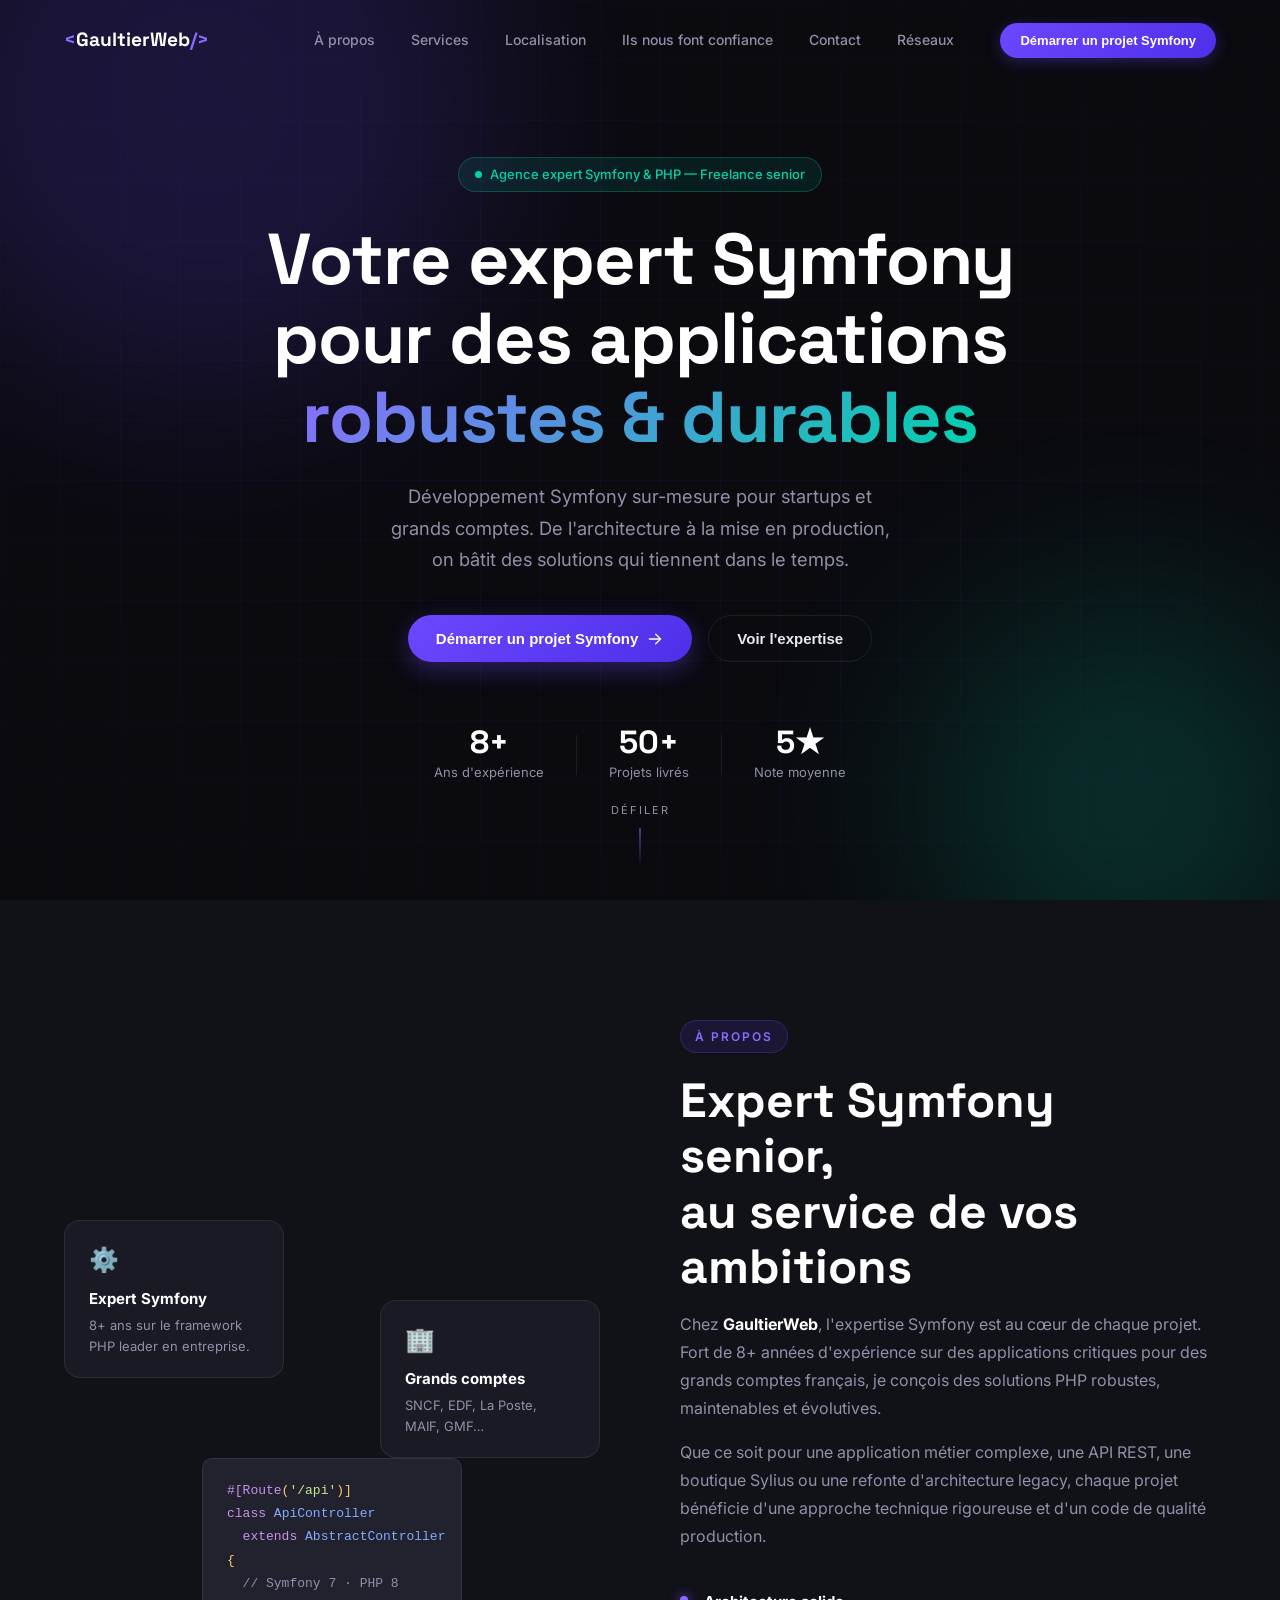
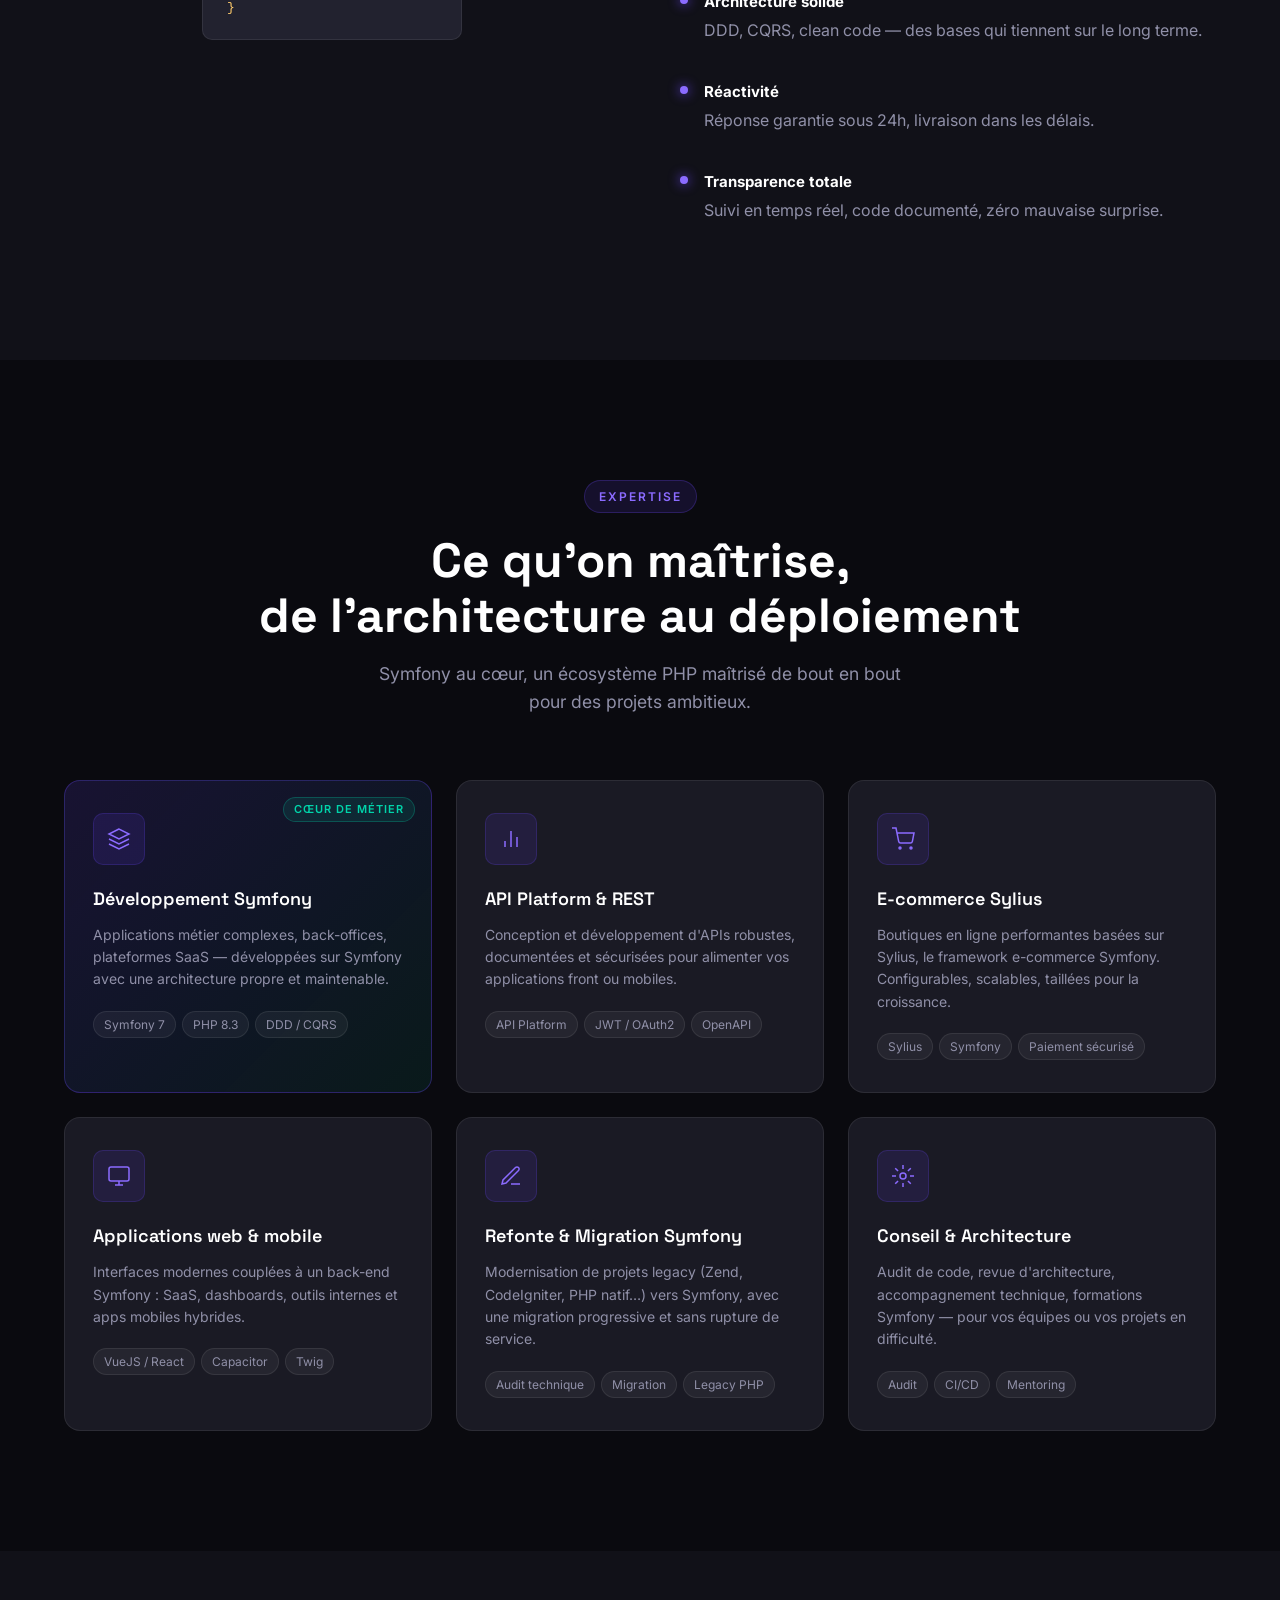
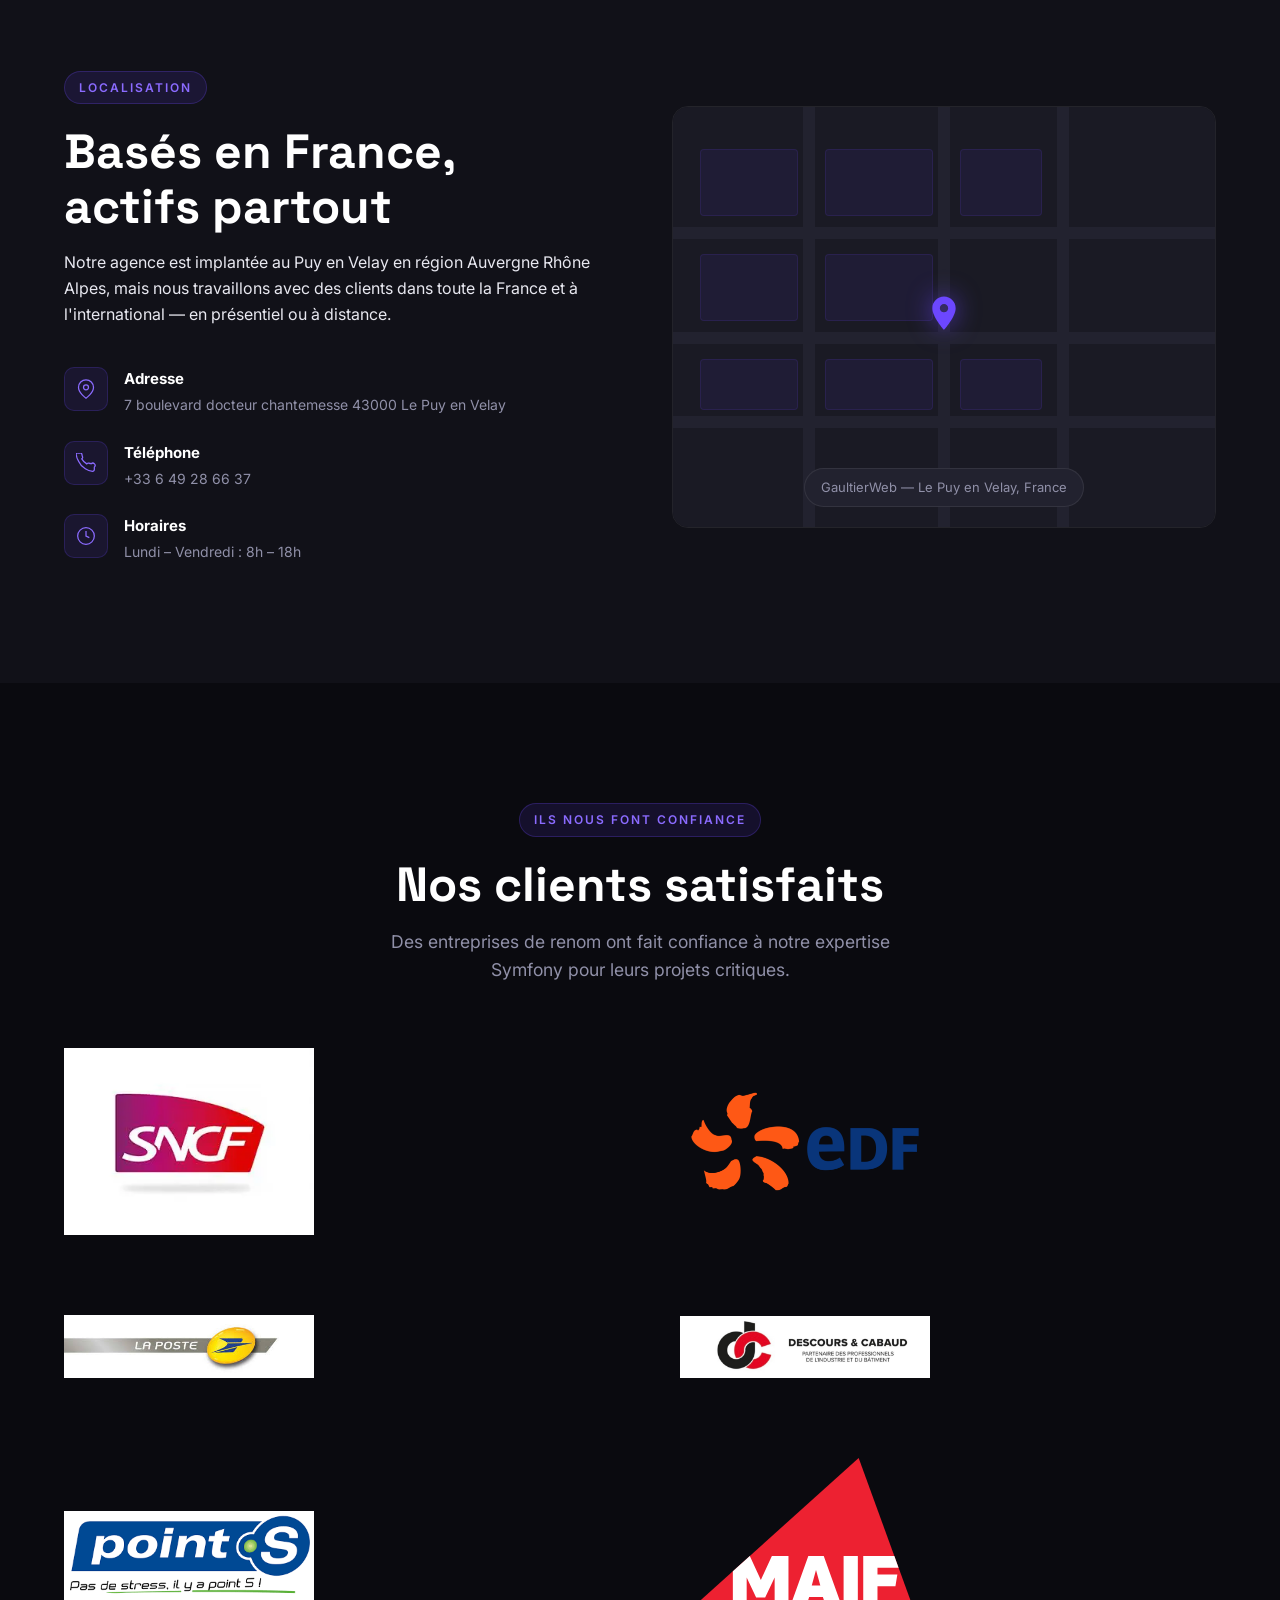
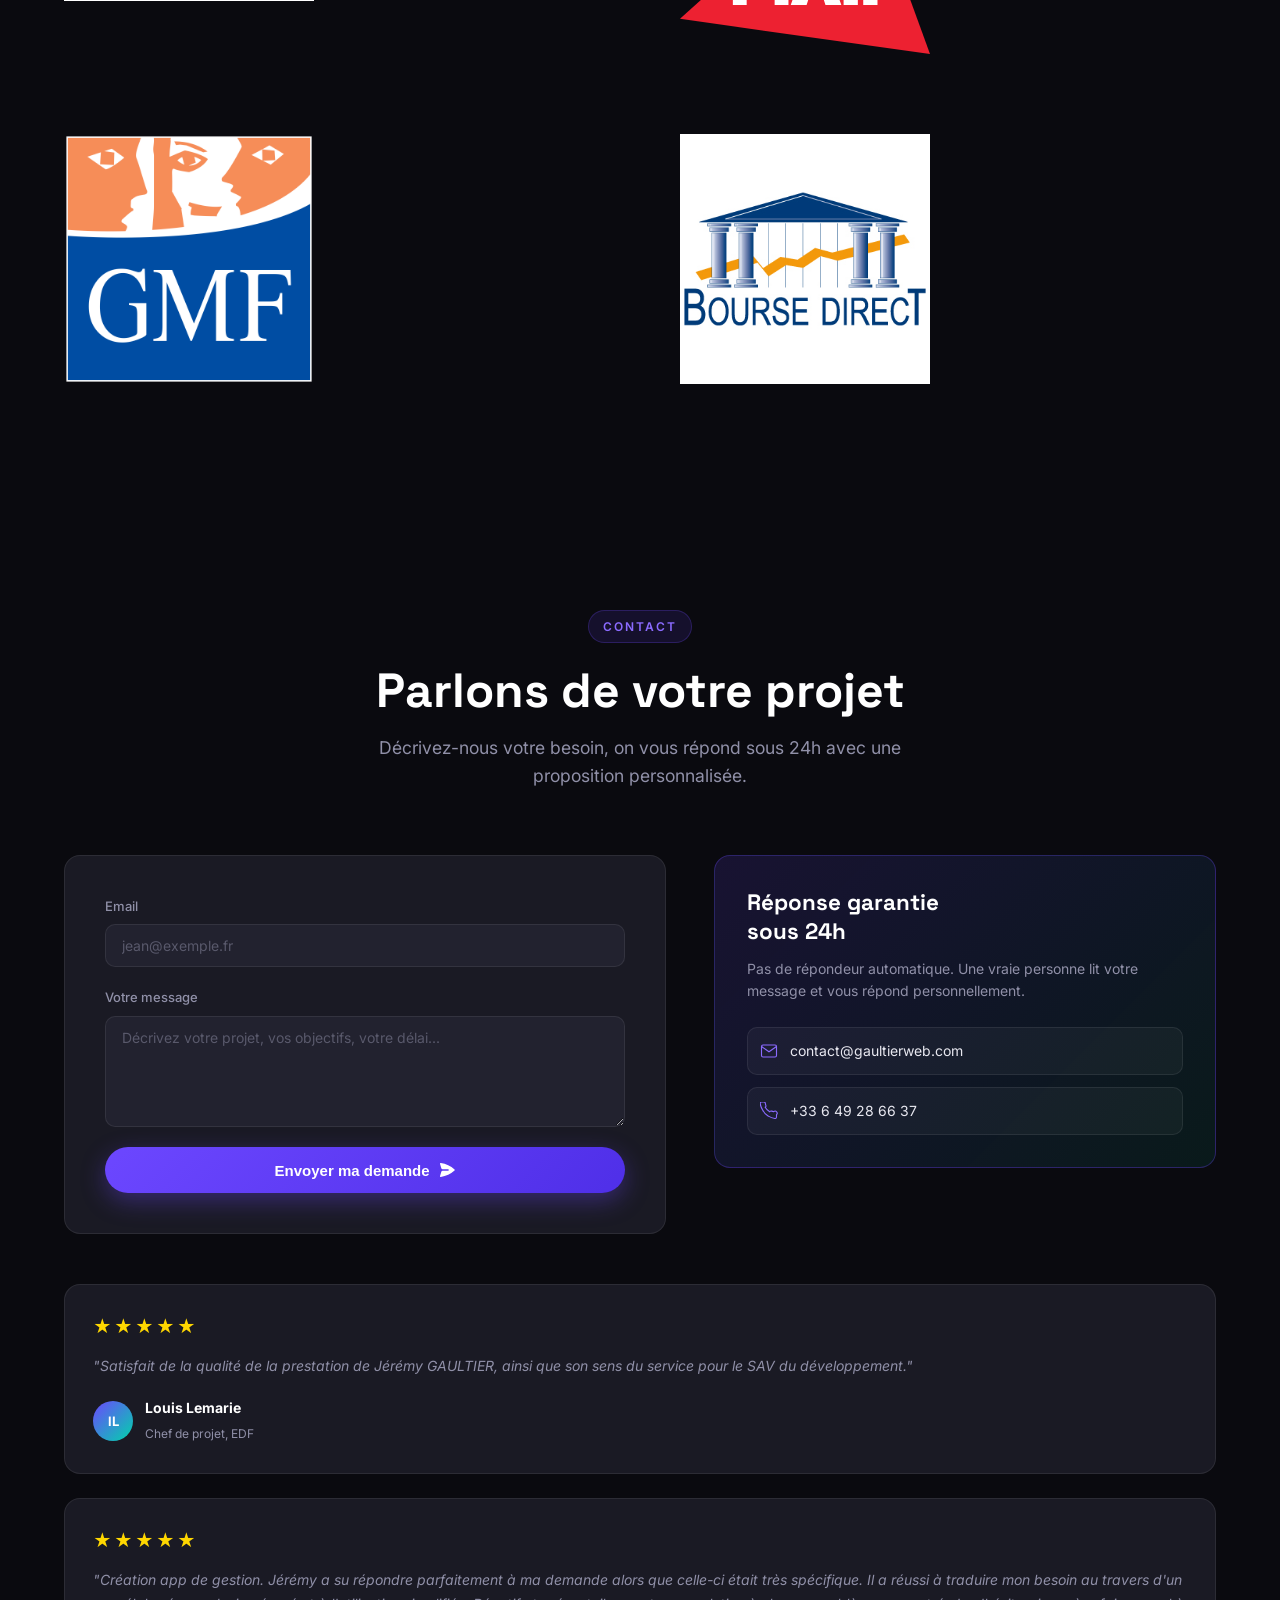
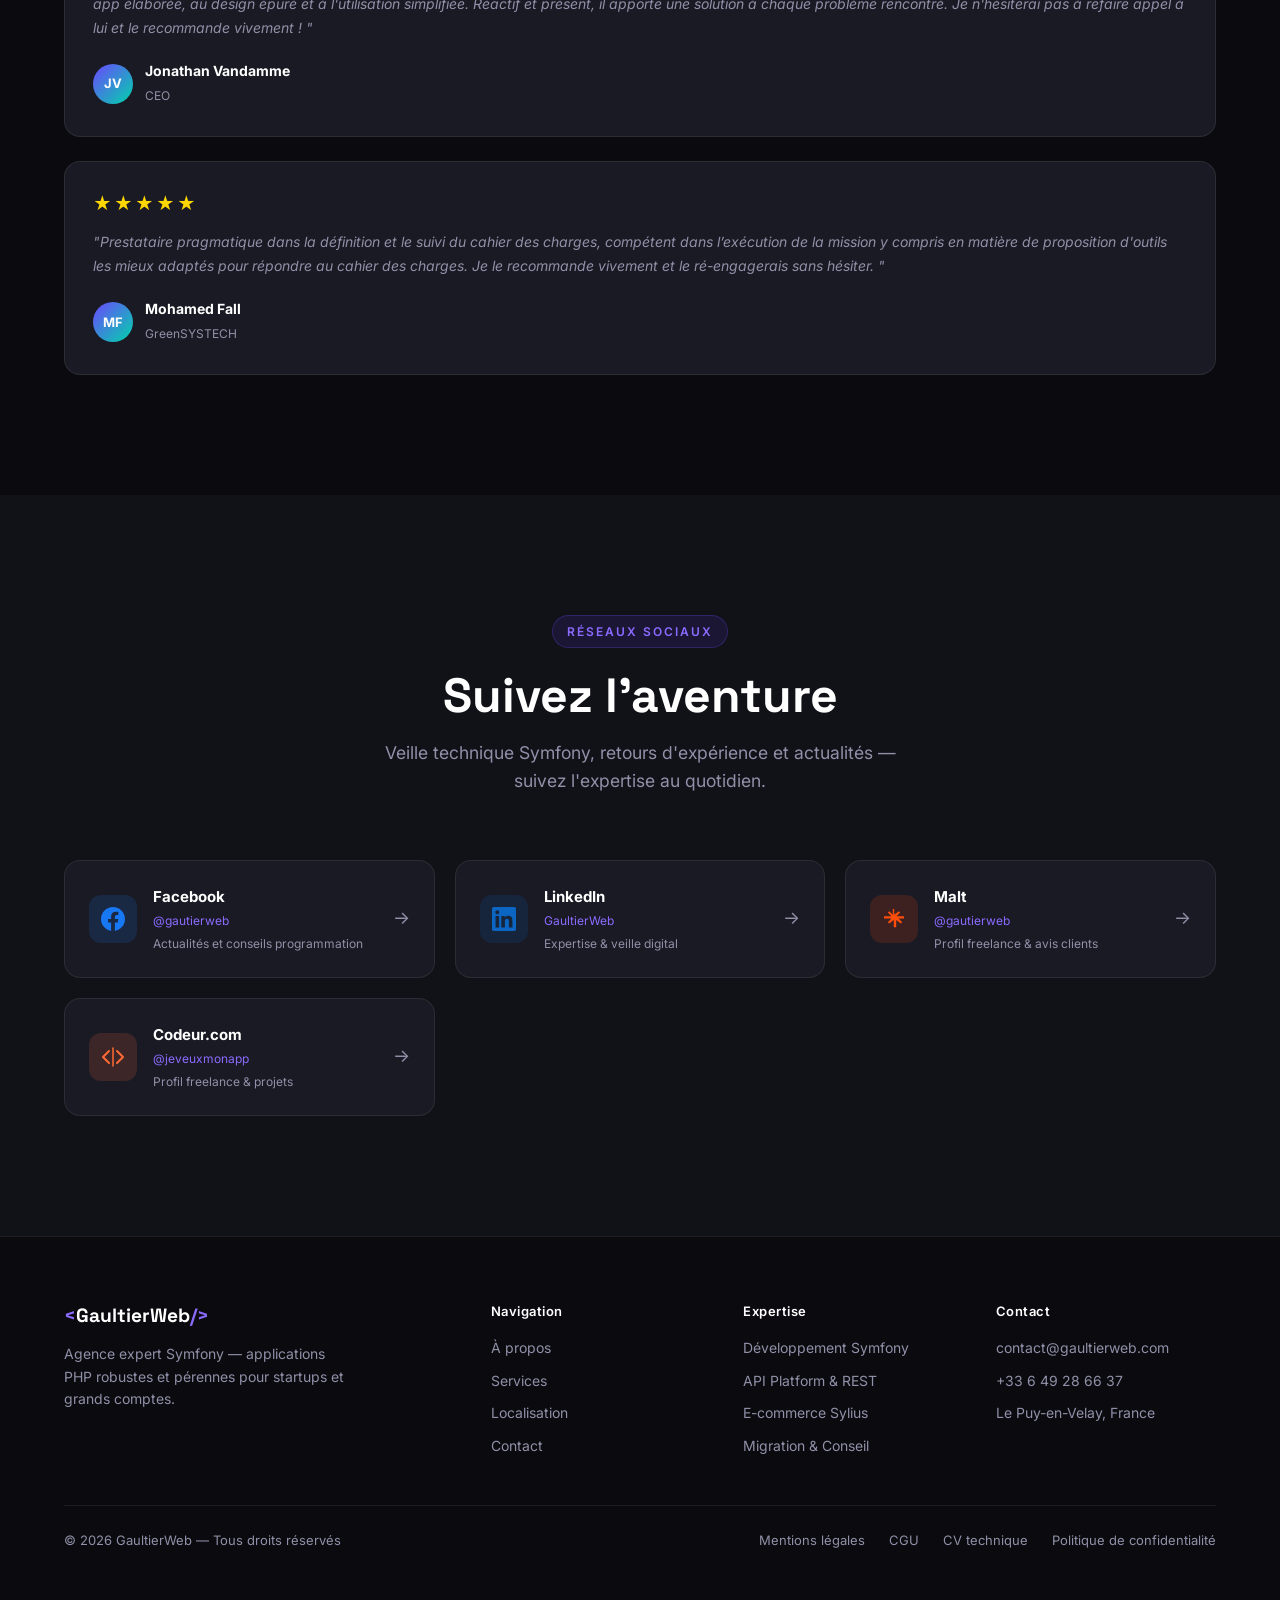
<file: index.html>
<!DOCTYPE html>
<html lang="fr">
<head>
  <meta charset="UTF-8" />
  <meta name="viewport" content="width=device-width, initial-scale=1.0" />
  <title>GaultierWeb — Agence Expert Symfony</title>
  <link rel="stylesheet" href="style.css" />
  <link rel="preconnect" href="https://fonts.googleapis.com" />
  <link rel="preconnect" href="https://fonts.gstatic.com" crossorigin />
  <link href="https://fonts.googleapis.com/css2?family=Inter:wght@300;400;500;600;700;800&family=Space+Grotesk:wght@400;500;600;700&display=swap" rel="stylesheet" />
  <!-- Début de widget de badge Calendly -->
  <link href="https://assets.calendly.com/assets/external/widget.css" rel="stylesheet">
  <script src="https://assets.calendly.com/assets/external/widget.js" type="text/javascript" async></script>
  <script type="text/javascript">window.onload = function() { Calendly.initBadgeWidget({ url: 'https://calendly.com/jeremy-gaultier/15min', text: 'Prendre rendez-vous ', color: '#0069ff', textColor: '#ffffff', branding: true }); }</script>
  <!-- Fin de widget de badge Calendly -->

</head>
<body>

  <!-- ░░ NAVIGATION ░░ -->
  <header id="header">
    <nav class="nav container">
      <a href="#hero" class="nav__logo">
        <span class="logo-bracket">&lt;</span>GaultierWeb<span class="logo-bracket">/&gt;</span>
      </a>
      <ul class="nav__links" id="navLinks">
        <li><a href="#about">À propos</a></li>
        <li><a href="#services">Services</a></li>
        <li><a href="#location">Localisation</a></li>
        <li><a href="#partner">Ils nous font confiance</a></li>
        <li><a href="#contact">Contact</a></li>
        <li><a href="#social">Réseaux</a></li>
      </ul>
      <button class="nav__cta" onclick="document.getElementById('contact').scrollIntoView({behavior:'smooth'})">
        Démarrer un projet Symfony
      </button>
      <button class="nav__burger" id="burger" aria-label="Menu">
        <span></span><span></span><span></span>
      </button>
    </nav>
  </header>

  <!-- ░░ HERO ░░ -->
  <section id="hero" class="hero">
    <div class="hero__bg">
      <div class="hero__grid"></div>
      <div class="hero__blob blob-1"></div>
      <div class="hero__blob blob-2"></div>
    </div>
    <div class="hero__content container">
      <div class="hero__badge">Agence expert Symfony &amp; PHP — Freelance senior</div>
      <h1 class="hero__title">
        Votre expert Symfony<br />
        pour des applications <span class="gradient-text">robustes &amp; durables</span>
      </h1>
      <p class="hero__sub">
        Développement Symfony sur-mesure pour startups et grands comptes. De l'architecture à la mise en production, on bâtit des solutions qui tiennent dans le temps.
      </p>
      <div class="hero__actions">
        <button class="btn btn--primary" onclick="document.getElementById('contact').scrollIntoView({behavior:'smooth'})">
          Démarrer un projet Symfony
          <svg xmlns="http://www.w3.org/2000/svg" viewBox="0 0 20 20" fill="currentColor"><path fill-rule="evenodd" d="M3 10a.75.75 0 01.75-.75h10.638L10.23 5.29a.75.75 0 111.04-1.08l5.5 5.25a.75.75 0 010 1.08l-5.5 5.25a.75.75 0 11-1.04-1.08l4.158-3.96H3.75A.75.75 0 013 10z" clip-rule="evenodd"/></svg>
        </button>
        <button class="btn btn--ghost" onclick="document.getElementById('services').scrollIntoView({behavior:'smooth'})">
          Voir l'expertise
        </button>
      </div>
      <div class="hero__stats">
        <div class="stat"><span class="stat__num">8+</span><span class="stat__label">Ans d'expérience</span></div>
        <div class="stat__sep"></div>
        <div class="stat"><span class="stat__num">50+</span><span class="stat__label">Projets livrés</span></div>
        <div class="stat__sep"></div>
        <div class="stat"><span class="stat__num">5★</span><span class="stat__label">Note moyenne</span></div>
      </div>
    </div>
    <div class="hero__scroll">
      <span>Défiler</span>
      <div class="scroll-line"></div>
    </div>
  </section>

  <!-- ░░ À PROPOS ░░ -->
  <section id="about" class="section about">
    <div class="container">
      <div class="about__grid">
        <div class="about__visual">
          <div class="about__card card-float">
            <div class="card-icon">⚙️</div>
            <strong>Expert Symfony</strong>
            <p>8+ ans sur le framework PHP leader en entreprise.</p>
          </div>
          <div class="about__card card-float delay-1">
            <div class="card-icon">🏢</div>
            <strong>Grands comptes</strong>
            <p>SNCF, EDF, La Poste, MAIF, GMF…</p>
          </div>
          <div class="about__code">
            <pre><code><span class="c-key">#[Route</span><span class="c-brace">(</span><span class="c-str">'/api'</span><span class="c-brace">)]</span>
<span class="c-key">class</span> <span class="c-var">ApiController</span>
  <span class="c-key">extends</span> <span class="c-var">AbstractController</span>
<span class="c-brace">{</span>
  <span class="c-op">// Symfony 7 · PHP 8</span>
<span class="c-brace">}</span></code></pre>
          </div>
        </div>
        <div class="about__text">
          <div class="section-label">À propos</div>
          <h2 class="section-title">Expert Symfony senior,<br />au service de vos ambitions</h2>
          <p>Chez <strong>GaultierWeb</strong>, l'expertise Symfony est au cœur de chaque projet. Fort de 8+ années d'expérience sur des applications critiques pour des grands comptes français, je conçois des solutions PHP robustes, maintenables et évolutives.</p>
          <p>Que ce soit pour une application métier complexe, une API REST, une boutique Sylius ou une refonte d'architecture legacy, chaque projet bénéficie d'une approche technique rigoureuse et d'un code de qualité production.</p>
          <div class="about__values">
            <div class="value">
              <div class="value__dot"></div>
              <div>
                <strong>Architecture solide</strong>
                <p>DDD, CQRS, clean code — des bases qui tiennent sur le long terme.</p>
              </div>
            </div>
            <div class="value">
              <div class="value__dot"></div>
              <div>
                <strong>Réactivité</strong>
                <p>Réponse garantie sous 24h, livraison dans les délais.</p>
              </div>
            </div>
            <div class="value">
              <div class="value__dot"></div>
              <div>
                <strong>Transparence totale</strong>
                <p>Suivi en temps réel, code documenté, zéro mauvaise surprise.</p>
              </div>
            </div>
          </div>
        </div>
      </div>
    </div>
  </section>

  <!-- ░░ SERVICES ░░ -->
  <section id="services" class="section services">
    <div class="container">
      <div class="section-header">
        <div class="section-label">Expertise</div>
        <h2 class="section-title">Ce qu'on maîtrise,<br />de l'architecture au déploiement</h2>
        <p class="section-sub">Symfony au cœur, un écosystème PHP maîtrisé de bout en bout pour des projets ambitieux.</p>
      </div>
      <div class="services__grid">
        <div class="service-card featured">
          <div class="service-card__badge">Cœur de métier</div>
          <div class="service-card__icon">
            <svg xmlns="http://www.w3.org/2000/svg" viewBox="0 0 24 24" fill="none" stroke="currentColor" stroke-width="1.5"><path d="M12 2L2 7l10 5 10-5-10-5zM2 17l10 5 10-5M2 12l10 5 10-5"/></svg>
          </div>
          <h3>Développement Symfony</h3>
          <p>Applications métier complexes, back-offices, plateformes SaaS — développées sur Symfony avec une architecture propre et maintenable.</p>
          <ul class="service-card__tags">
            <li>Symfony 7</li><li>PHP 8.3</li><li>DDD / CQRS</li>
          </ul>
        </div>
        <div class="service-card">
          <div class="service-card__icon">
            <svg xmlns="http://www.w3.org/2000/svg" viewBox="0 0 24 24" fill="none" stroke="currentColor" stroke-width="1.5"><path d="M18 20V10M12 20V4M6 20v-6"/></svg>
          </div>
          <h3>API Platform &amp; REST</h3>
          <p>Conception et développement d'APIs robustes, documentées et sécurisées pour alimenter vos applications front ou mobiles.</p>
          <ul class="service-card__tags">
            <li>API Platform</li><li>JWT / OAuth2</li><li>OpenAPI</li>
          </ul>
        </div>
        <div class="service-card">
          <div class="service-card__icon">
            <svg xmlns="http://www.w3.org/2000/svg" viewBox="0 0 24 24" fill="none" stroke="currentColor" stroke-width="1.5"><circle cx="9" cy="21" r="1"/><circle cx="20" cy="21" r="1"/><path d="M1 1h4l2.68 13.39a2 2 0 0 0 2 1.61h9.72a2 2 0 0 0 2-1.61L23 6H6"/></svg>
          </div>
          <h3>E-commerce Sylius</h3>
          <p>Boutiques en ligne performantes basées sur Sylius, le framework e-commerce Symfony. Configurables, scalables, taillées pour la croissance.</p>
          <ul class="service-card__tags">
            <li>Sylius</li><li>Symfony</li><li>Paiement sécurisé</li>
          </ul>
        </div>
        <div class="service-card">
          <div class="service-card__icon">
            <svg xmlns="http://www.w3.org/2000/svg" viewBox="0 0 24 24" fill="none" stroke="currentColor" stroke-width="1.5"><rect x="2" y="3" width="20" height="14" rx="2"/><path d="M8 21h8M12 17v4"/></svg>
          </div>
          <h3>Applications web &amp; mobile</h3>
          <p>Interfaces modernes couplées à un back-end Symfony : SaaS, dashboards, outils internes et apps mobiles hybrides.</p>
          <ul class="service-card__tags">
            <li>VueJS / React</li><li>Capacitor</li><li>Twig</li>
          </ul>
        </div>
        <div class="service-card">
          <div class="service-card__icon">
            <svg xmlns="http://www.w3.org/2000/svg" viewBox="0 0 24 24" fill="none" stroke="currentColor" stroke-width="1.5"><path d="M12 20h9M16.5 3.5a2.121 2.121 0 013 3L7 19l-4 1 1-4L16.5 3.5z"/></svg>
          </div>
          <h3>Refonte &amp; Migration Symfony</h3>
          <p>Modernisation de projets legacy (Zend, CodeIgniter, PHP natif…) vers Symfony, avec une migration progressive et sans rupture de service.</p>
          <ul class="service-card__tags">
            <li>Audit technique</li><li>Migration</li><li>Legacy PHP</li>
          </ul>
        </div>
        <div class="service-card">
          <div class="service-card__icon">
            <svg xmlns="http://www.w3.org/2000/svg" viewBox="0 0 24 24" fill="none" stroke="currentColor" stroke-width="1.5"><circle cx="12" cy="12" r="3"/><path d="M12 1v4M12 19v4M4.22 4.22l2.83 2.83M16.95 16.95l2.83 2.83M1 12h4M19 12h4M4.22 19.78l2.83-2.83M16.95 7.05l2.83-2.83"/></svg>
          </div>
          <h3>Conseil &amp; Architecture</h3>
          <p>Audit de code, revue d'architecture, accompagnement technique, formations Symfony — pour vos équipes ou vos projets en difficulté.</p>
          <ul class="service-card__tags">
            <li>Audit</li><li>CI/CD</li><li>Mentoring</li>
          </ul>
        </div>
      </div>
    </div>
  </section>

  <!-- ░░ LOCALISATION ░░ -->
  <section id="location" class="section location">
    <div class="container">
      <div class="location__grid">
        <div class="location__info">
          <div class="section-label">Localisation</div>
          <h2 class="section-title">Basés en France,<br />actifs partout</h2>
          <p>Notre agence est implantée au Puy en Velay en région Auvergne Rhône Alpes, mais nous travaillons avec des clients dans toute la France et à l'international — en présentiel ou à distance.</p>
          <div class="location__details">
            <div class="loc-item">
              <div class="loc-icon">
                <svg xmlns="http://www.w3.org/2000/svg" viewBox="0 0 24 24" fill="none" stroke="currentColor" stroke-width="1.5"><path d="M21 10c0 7-9 13-9 13s-9-6-9-13a9 9 0 0118 0z"/><circle cx="12" cy="10" r="3"/></svg>
              </div>
              <div>
                <strong>Adresse</strong>
                <p>7 boulevard docteur chantemesse 43000 Le Puy en Velay</p>
              </div>
            </div>
            <div class="loc-item">
              <div class="loc-icon">
                <svg xmlns="http://www.w3.org/2000/svg" viewBox="0 0 24 24" fill="none" stroke="currentColor" stroke-width="1.5"><path d="M22 16.92v3a2 2 0 01-2.18 2 19.79 19.79 0 01-8.63-3.07A19.5 19.5 0 013.07 9.81 19.79 19.79 0 01.14 1.2 2 2 0 012.11 0h3a2 2 0 012 1.72c.127.96.361 1.903.7 2.81a2 2 0 01-.45 2.11L6.91 7.09a16 16 0 006 6l.46-.46a2 2 0 012.11-.45c.907.339 1.85.573 2.81.7A2 2 0 0122 16.92z"/></svg>
              </div>
              <div>
                <strong>Téléphone</strong>
                <p>+33 6 49 28 66 37</p>
              </div>
            </div>
            <div class="loc-item">
              <div class="loc-icon">
                <svg xmlns="http://www.w3.org/2000/svg" viewBox="0 0 24 24" fill="none" stroke="currentColor" stroke-width="1.5"><circle cx="12" cy="12" r="10"/><polyline points="12 6 12 12 16 14"/></svg>
              </div>
              <div>
                <strong>Horaires</strong>
                <p>Lundi – Vendredi : 8h – 18h</p>
              </div>
            </div>
          </div>
        </div>
        <div class="location__map">
          <div class="map-placeholder">
            <div class="map-pin">
              <svg xmlns="http://www.w3.org/2000/svg" viewBox="0 0 24 24" fill="currentColor"><path d="M12 2C8.13 2 5 5.13 5 9c0 5.25 7 13 7 13s7-7.75 7-13c0-3.87-3.13-7-7-7zm0 9.5c-1.38 0-2.5-1.12-2.5-2.5s1.12-2.5 2.5-2.5 2.5 1.12 2.5 2.5-1.12 2.5-2.5 2.5z"/></svg>
            </div>
            <div class="map-label">GaultierWeb — Le Puy en Velay, France</div>
            <div class="map-grid">
              <div class="map-road h" style="top:30%"></div>
              <div class="map-road h" style="top:55%"></div>
              <div class="map-road h" style="top:75%"></div>
              <div class="map-road v" style="left:25%"></div>
              <div class="map-road v" style="left:50%"></div>
              <div class="map-road v" style="left:72%"></div>
              <div class="map-block" style="top:10%;left:5%;width:18%;height:16%"></div>
              <div class="map-block" style="top:10%;left:28%;width:20%;height:16%"></div>
              <div class="map-block" style="top:10%;left:53%;width:15%;height:16%"></div>
              <div class="map-block" style="top:35%;left:5%;width:18%;height:16%"></div>
              <div class="map-block" style="top:35%;left:28%;width:20%;height:16%"></div>
              <div class="map-block" style="top:60%;left:5%;width:18%;height:12%"></div>
              <div class="map-block" style="top:60%;left:28%;width:20%;height:12%"></div>
              <div class="map-block" style="top:60%;left:53%;width:15%;height:12%"></div>
            </div>
          </div>
        </div>
      </div>
    </div>
  </section>

  <!-- ░░ CONTACT ░░ -->
  <section id="partner" class="section contact">
    <section class="container">
      <div class="section-header">
        <div class="section-label">Ils nous font confiance</div>
        <h2 class="section-title">Nos clients satisfaits</h2>
        <p class="section-sub">Des entreprises de renom ont fait confiance à notre expertise Symfony pour leurs projets critiques.</p>
      </div>
      <div class="about__grid" style="text-align: center;">
        <img src="sncf.webp" alt="sncf" width="250" /> <img src="edf.png" alt="edf" width="250" />  <img src="laposte.jpeg" alt="la poste" width="250" />  <img src="descourdetcabaud.jpeg" alt="Descours et Cabaud" width="250" />
        <img src="points.png" alt="Point s" width="250" /> <img src="maif.svg" alt="Maif" width="250" /> <img src="gmf.png" alt="GMF" width="250" /> <img src="boursedirect.jpg" alt="Bourse direct" width="250" />
        <br />

      </div>
  </section>
<!-- ░░ CONTACT ░░ -->
  <section id="contact" class="section contact">
    <div class="container">
      <div class="section-header">
        <div class="section-label">Contact</div>
        <h2 class="section-title">Parlons de votre projet</h2>
        <p class="section-sub">Décrivez-nous votre besoin, on vous répond sous 24h avec une proposition personnalisée.</p>
      </div>
      <div class="contact__grid">
        <form class="contact__form" action="https://formspree.io/f/xwvwkogq"
              method="POST" >
          <div class="form-group">
            <label for="email">Email</label>
            <input type="email" id="email" name="email" placeholder="jean@exemple.fr" required />
          </div>
          <div class="form-group">
            <label for="message">Votre message</label>
            <textarea id="message" name="message" rows="5" placeholder="Décrivez votre projet, vos objectifs, votre délai..." required></textarea>
          </div>
          <button type="submit" class="btn btn--primary btn--full">
            Envoyer ma demande
            <svg xmlns="http://www.w3.org/2000/svg" viewBox="0 0 20 20" fill="currentColor"><path d="M3.105 2.289a.75.75 0 00-.826.95l1.414 4.925A1.5 1.5 0 005.135 9.25h6.115a.75.75 0 010 1.5H5.135a1.5 1.5 0 00-1.442 1.086l-1.414 4.926a.75.75 0 00.826.95 28.896 28.896 0 0015.293-7.154.75.75 0 000-1.115A28.897 28.897 0 003.105 2.289z"/></svg>
          </button>
          <div class="form-success" id="formSuccess">
            ✓ Message envoyé ! On vous répond sous 24h.
          </div>
        </form>
        <div class="contact-info-card">
          <h3>Réponse garantie<br />sous 24h</h3>
          <p>Pas de répondeur automatique. Une vraie personne lit votre message et vous répond personnellement.</p>
          <div class="contact-methods">
            <a href="mailto:contact@gaultierweb.com" class="contact-method">
              <svg xmlns="http://www.w3.org/2000/svg" viewBox="0 0 24 24" fill="none" stroke="currentColor" stroke-width="1.5"><path d="M4 4h16c1.1 0 2 .9 2 2v12c0 1.1-.9 2-2 2H4c-1.1 0-2-.9-2-2V6c0-1.1.9-2 2-2z"/><polyline points="22,6 12,13 2,6"/></svg>
              contact@gaultierweb.com
            </a>
            <a href="tel:+33649286637" class="contact-method">
              <svg xmlns="http://www.w3.org/2000/svg" viewBox="0 0 24 24" fill="none" stroke="currentColor" stroke-width="1.5"><path d="M22 16.92v3a2 2 0 01-2.18 2 19.79 19.79 0 01-8.63-3.07A19.5 19.5 0 013.07 9.81 19.79 19.79 0 01.14 1.2 2 2 0 012.11 0h3a2 2 0 012 1.72c.127.96.361 1.903.7 2.81a2 2 0 01-.45 2.11L6.91 7.09a16 16 0 006 6l.46-.46a2 2 0 012.11-.45c.907.339 1.85.573 2.81.7A2 2 0 0122 16.92z"/></svg>
              +33 6 49 28 66 37
            </a>
          </div>
        </div>
      </div>
        <div class="contact__aside">
          <br />
          <div class="testimonial-card">
            <div class="stars">★★★★★</div>
            <p>"Satisfait de la qualité de la prestation de Jérémy GAULTIER, ainsi que son sens du service pour le SAV du développement."</p>
            <div class="testimonial-author">
              <div class="author-avatar">lL</div>
              <div>
                <strong>Louis Lemarie</strong>
                <span>Chef de projet, EDF</span>
              </div>
            </div>
          </div>
          <div class="testimonial-card">
            <div class="stars">★★★★★</div>
            <p>"Création app de gestion. Jérémy a su répondre parfaitement à ma demande alors que celle-ci était très spécifique. Il a réussi à traduire mon besoin au travers d'un app élaborée, au design épuré et à l'utilisation simplifiée. Réactif et présent, il apporte une solution à chaque problème rencontré. Je n'hésiterai pas à refaire appel à lui et le recommande vivement ! "</p>
            <div class="testimonial-author">
              <div class="author-avatar">JV</div>
              <div>
                <strong>Jonathan Vandamme</strong>
                <span>CEO</span>
              </div>
            </div>
          </div>
          <div class="testimonial-card">
            <div class="stars">★★★★★</div>
            <p>"Prestataire pragmatique dans la définition et le suivi du cahier des charges, compétent dans l’exécution de la mission y compris en matière de proposition d'outils les mieux adaptés pour répondre au cahier des charges. Je le recommande vivement et le ré-engagerais sans hésiter. "</p>
            <div class="testimonial-author">
              <div class="author-avatar">MF</div>
              <div>
                <strong>Mohamed Fall</strong>
                <span>GreenSYSTECH</span>
              </div>
            </div>
          </div>
        </div>
      </div>
    </div>
  </section>

  <!-- ░░ RÉSEAUX SOCIAUX ░░ -->
  <section id="social" class="section social">
    <div class="container">
      <div class="section-header">
        <div class="section-label">Réseaux sociaux</div>
        <h2 class="section-title">Suivez l'aventure</h2>
        <p class="section-sub">Veille technique Symfony, retours d'expérience et actualités — suivez l'expertise au quotidien.</p>
      </div>
      <div class="social__grid">
        <a href="https://www.facebook.com/share/1BrNWYxCWz/" target="_blank" class="social-card" style="--accent:#1877F2">
          <div class="social-card__icon">
            <svg xmlns="http://www.w3.org/2000/svg" viewBox="0 0 24 24" fill="currentColor"><path d="M24 12.073c0-6.627-5.373-12-12-12s-12 5.373-12 12c0 5.99 4.388 10.954 10.125 11.854v-8.385H7.078v-3.47h3.047V9.43c0-3.007 1.792-4.669 4.533-4.669 1.312 0 2.686.235 2.686.235v2.953H15.83c-1.491 0-1.956.925-1.956 1.874v2.25h3.328l-.532 3.47h-2.796v8.385C19.612 23.027 24 18.062 24 12.073z"/></svg>
          </div>
          <div class="social-card__info">
            <strong>Facebook</strong>
            <span>@gautierweb</span>
            <p>Actualités et conseils programmation</p>
          </div>
          <div class="social-card__arrow">→</div>
        </a>
        <a href="https://fr.linkedin.com/in/j%C3%A9r%C3%A9my-gaultier-38986a12b" target="_blank" class="social-card" style="--accent:#0A66C2">
          <div class="social-card__icon">
            <svg xmlns="http://www.w3.org/2000/svg" viewBox="0 0 24 24" fill="currentColor"><path d="M20.447 20.452h-3.554v-5.569c0-1.328-.027-3.037-1.852-3.037-1.853 0-2.136 1.445-2.136 2.939v5.667H9.351V9h3.414v1.561h.046c.477-.9 1.637-1.85 3.37-1.85 3.601 0 4.267 2.37 4.267 5.455v6.286zM5.337 7.433a2.062 2.062 0 01-2.063-2.065 2.064 2.064 0 112.063 2.065zm1.782 13.019H3.555V9h3.564v11.452zM22.225 0H1.771C.792 0 0 .774 0 1.729v20.542C0 23.227.792 24 1.771 24h20.451C23.2 24 24 23.227 24 22.271V1.729C24 .774 23.2 0 22.222 0h.003z"/></svg>
          </div>
          <div class="social-card__info">
            <strong>LinkedIn</strong>
            <span>GaultierWeb</span>
            <p>Expertise &amp; veille digital</p>
          </div>
          <div class="social-card__arrow">→</div>
        </a>
        <a href="https://www.malt.fr/profile/jeremygaultier" target="_blank" class="social-card" style="--accent:#FC4D0A">
          <div class="social-card__icon">
            <svg xmlns="http://www.w3.org/2000/svg" viewBox="0 0 24 24" fill="currentColor"><path d="M13.2 2h-2.4v5.8L7.21 4.21 5.84 5.58 9.42 9.2H2v2.4h7.42l-3.58 3.58 1.37 1.37 4.59-3.58v7.23h2.4v-7.23l4.59 3.58 1.37-1.37-3.58-3.58H22V9.2h-7.42l3.58-3.62-1.37-1.37-4.59 3.59V2z"/></svg>
          </div>
          <div class="social-card__info">
            <strong>Malt</strong>
            <span>@gautierweb</span>
            <p>Profil freelance &amp; avis clients</p>
          </div>
          <div class="social-card__arrow">→</div>
        </a>
        <a href="https://www.codeur.com/-jeveuxmonapp" class="social-card" style="--accent:#FF6B35">
          <div class="social-card__icon">
            <svg xmlns="http://www.w3.org/2000/svg" viewBox="0 0 24 24" fill="none" stroke="currentColor" stroke-width="2" stroke-linecap="round" stroke-linejoin="round"><polyline points="16 18 22 12 16 6"/><polyline points="8 6 2 12 8 18"/><line x1="12" y1="3" x2="12" y2="21" stroke-width="1.5"/></svg>
          </div>
          <div class="social-card__info">
            <strong>Codeur.com</strong>
            <span>@jeveuxmonapp</span>
            <p>Profil freelance &amp; projets</p>
          </div>
          <div class="social-card__arrow">→</div>
        </a>
      </div>
    </div>
  </section>

  <!-- ░░ FOOTER ░░ -->
  <footer class="footer">
    <div class="container">
      <div class="footer__top">
        <div class="footer__brand">
          <a href="#hero" class="nav__logo">
            <span class="logo-bracket">&lt;</span>GaultierWeb<span class="logo-bracket">/&gt;</span>
          </a>
          <p>Agence expert Symfony — applications PHP robustes et pérennes pour startups et grands comptes.</p>
        </div>
        <div class="footer__links">
          <div class="footer__col">
            <h4>Navigation</h4>
            <ul>
              <li><a href="#about">À propos</a></li>
              <li><a href="#services">Services</a></li>
              <li><a href="#location">Localisation</a></li>
              <li><a href="#contact">Contact</a></li>
            </ul>
          </div>
          <div class="footer__col">
            <h4>Expertise</h4>
            <ul>
              <li><a href="#services">Développement Symfony</a></li>
              <li><a href="#services">API Platform &amp; REST</a></li>
              <li><a href="#services">E-commerce Sylius</a></li>
              <li><a href="#services">Migration &amp; Conseil</a></li>
            </ul>
          </div>
          <div class="footer__col">
            <h4>Contact</h4>
            <ul>
              <li><a href="mailto:contact@gaultierweb.com">contact@gaultierweb.com</a></li>
              <li><a href="tel:+33649286637">+33 6 49 28 66 37</a></li>
              <li>Le Puy-en-Velay, France</li>
            </ul>
          </div>
        </div>
      </div>
      <div class="footer__bottom">
        <p>© 2026 GaultierWeb — Tous droits réservés</p>
        <div class="footer__legal">
          <a href="mentions-legales.html">Mentions légales</a>
          <a href="cgu.html">CGU</a>
          <a href="CV-technique-a-jour.pdf" target="_blank">CV technique</a>
          <a href="politique-confidentialite.html">Politique de confidentialité</a>
        </div>
      </div>
    </div>
  </footer>

  <script src="script.js"></script>
</body>
</html>
</file>
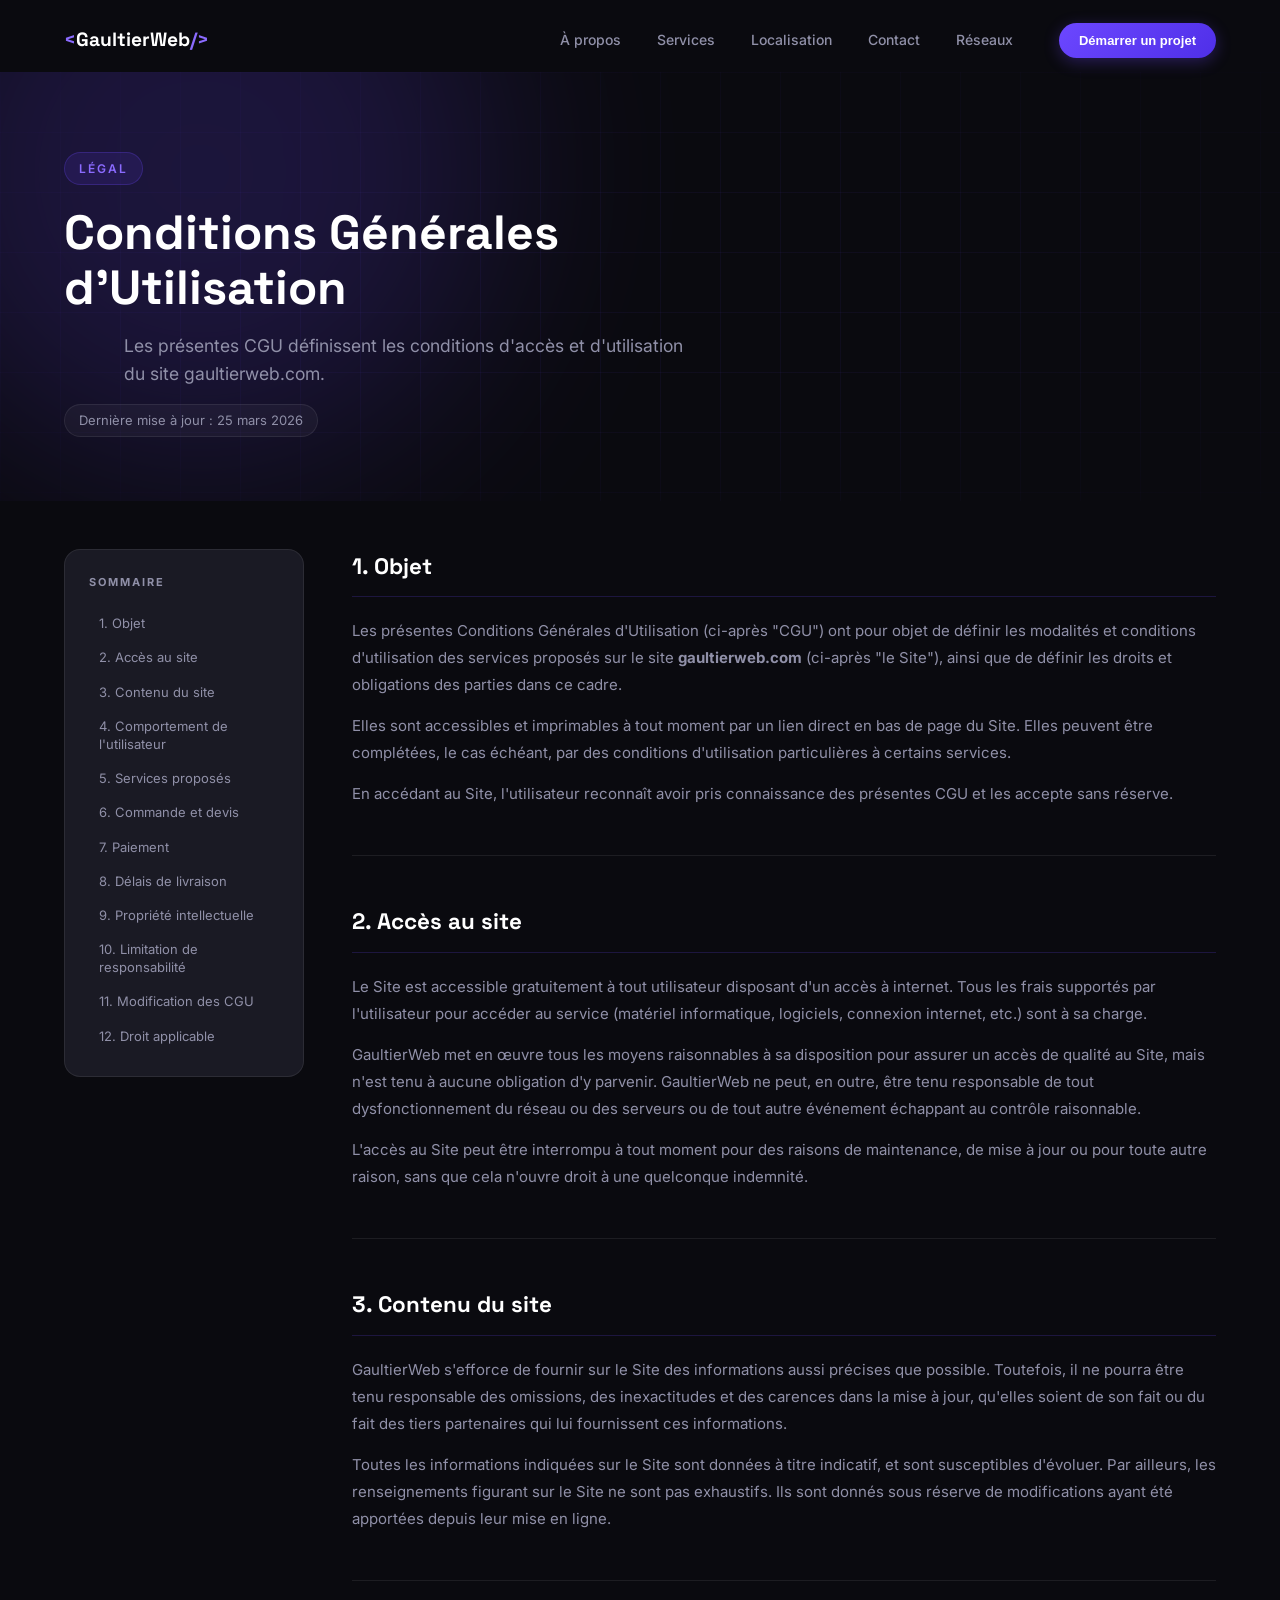
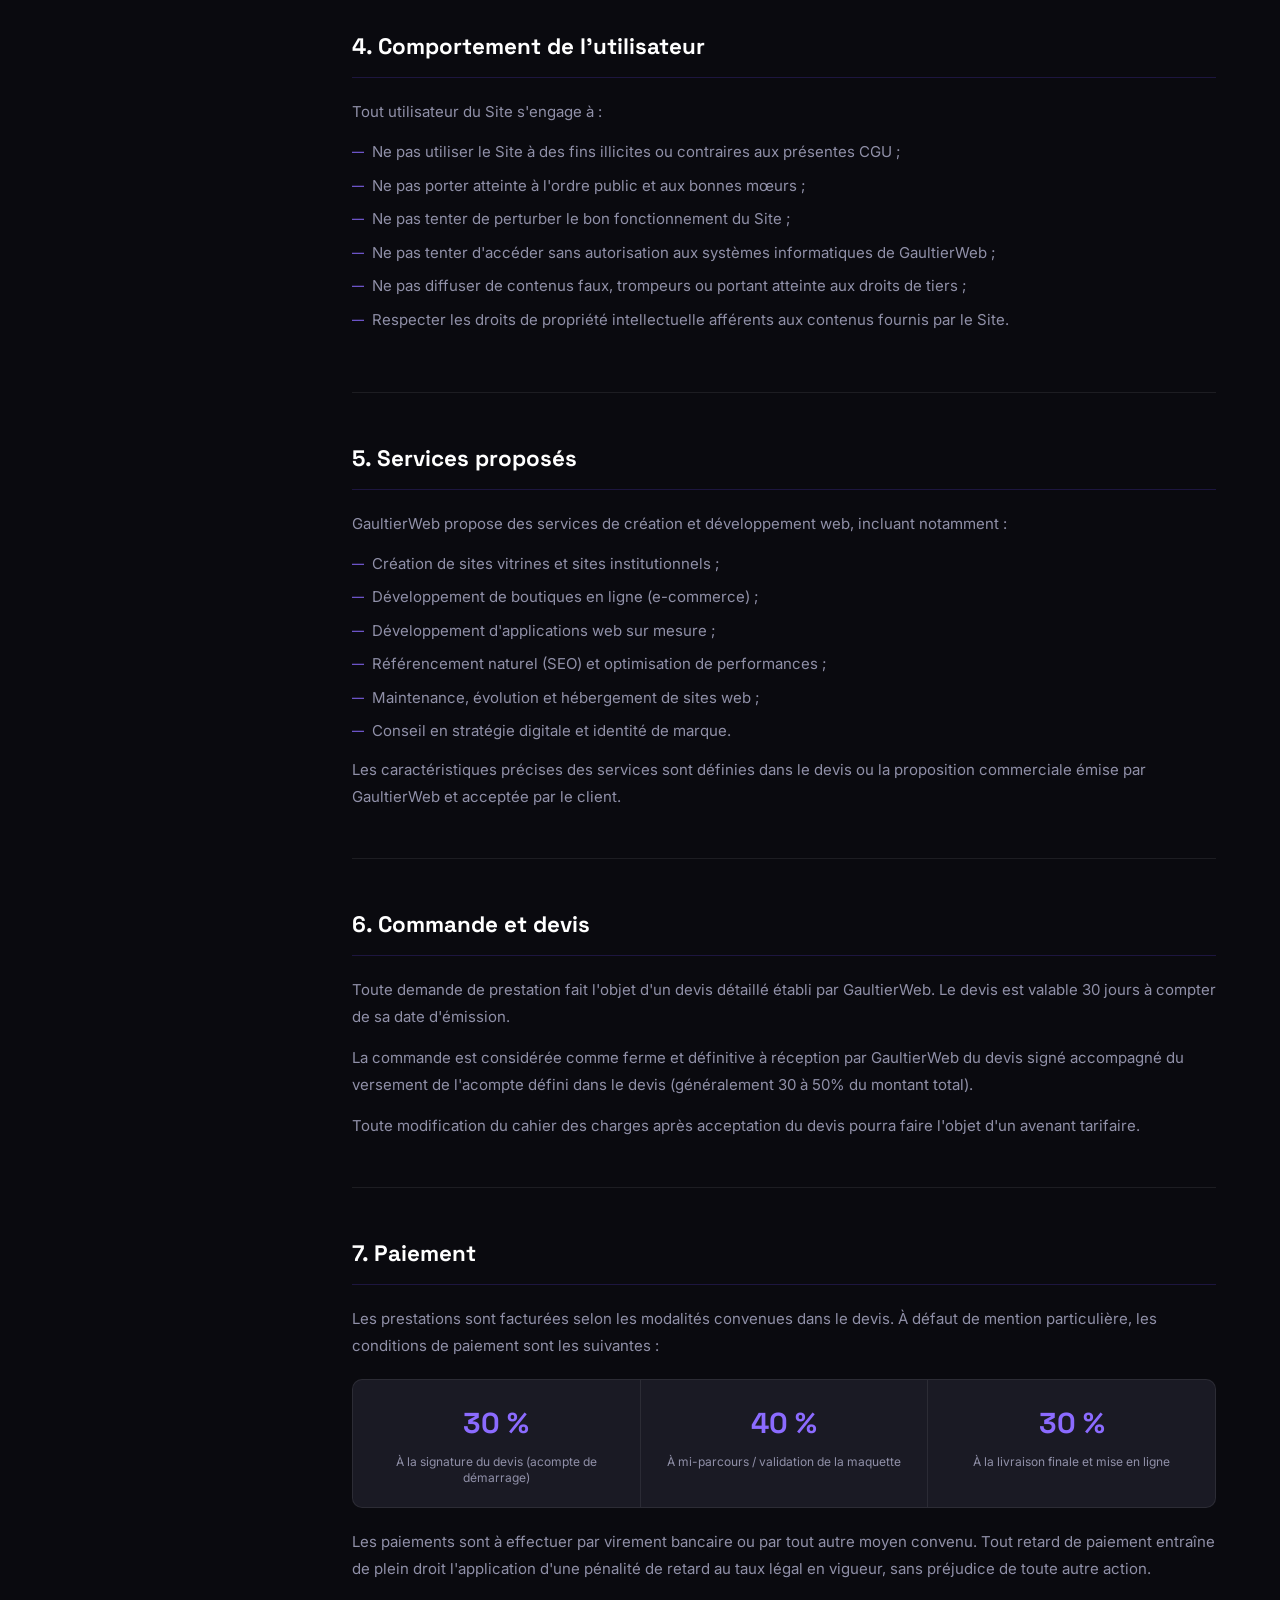
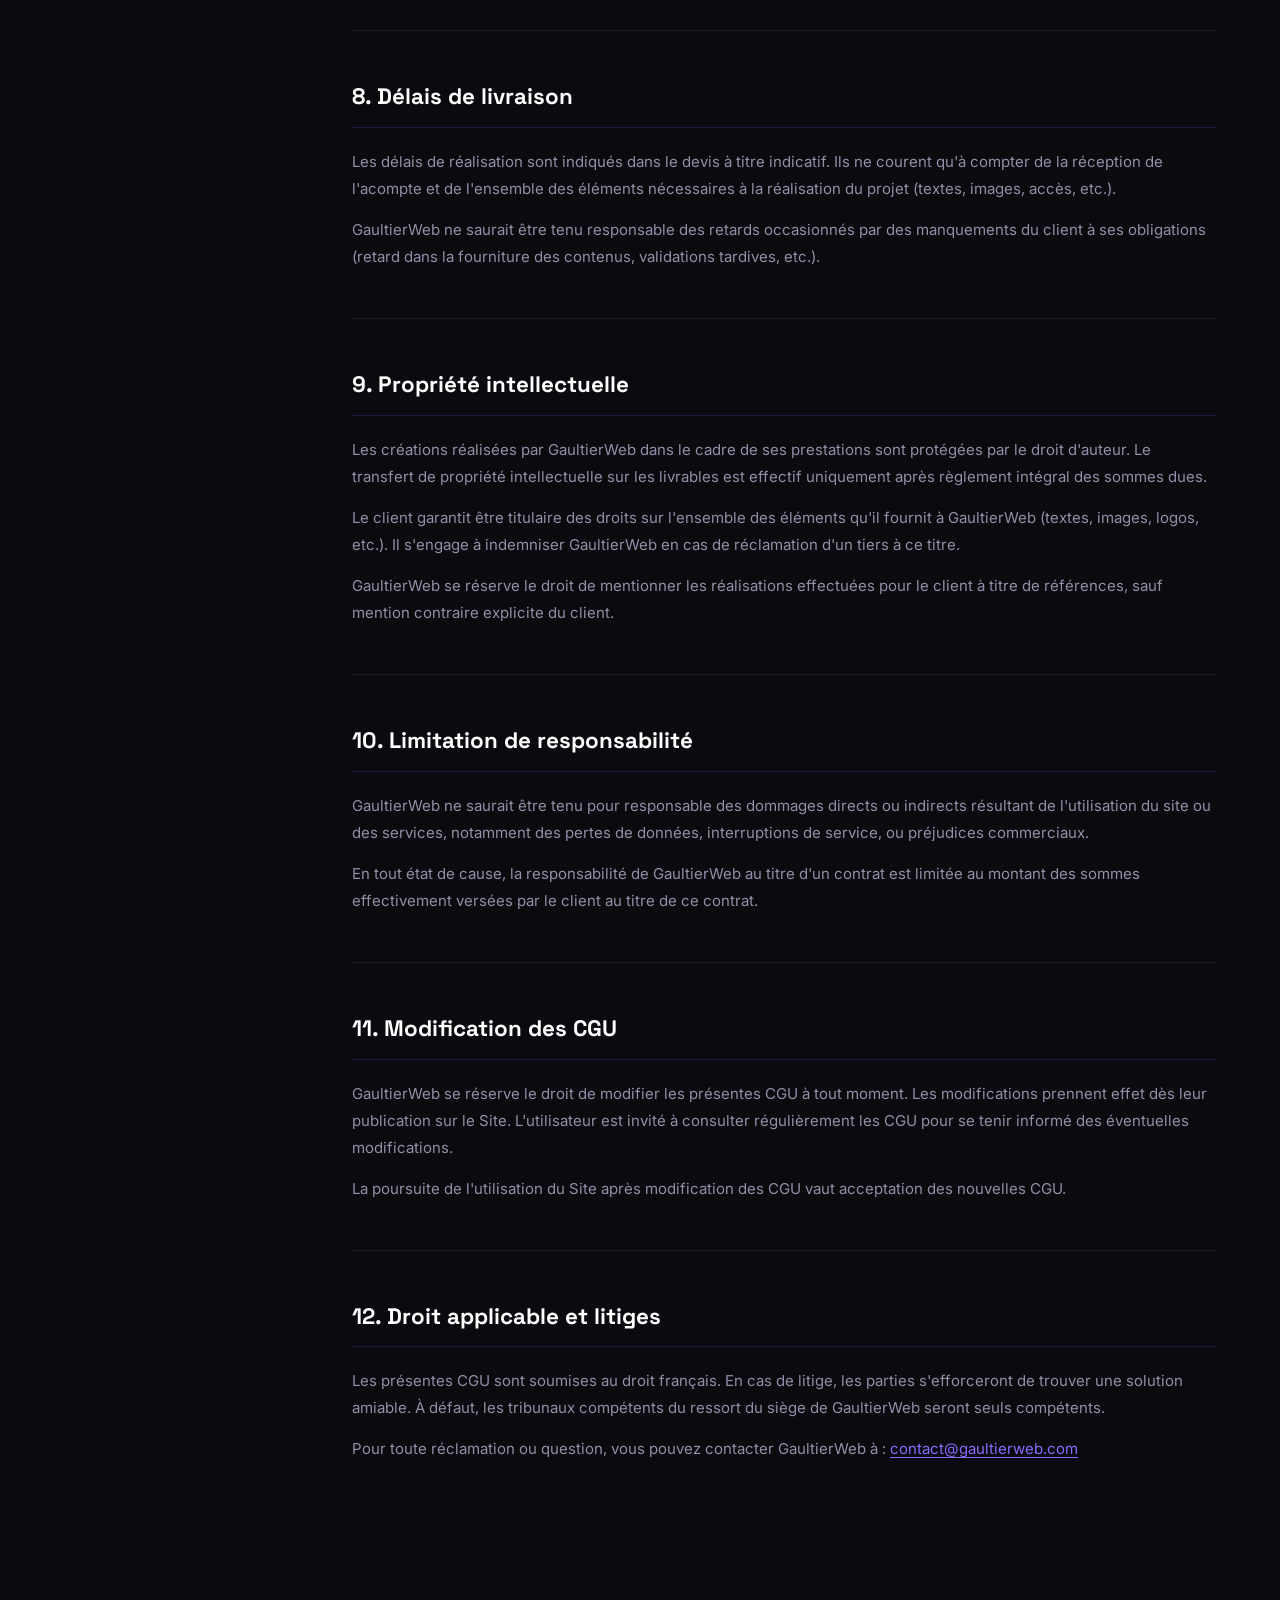
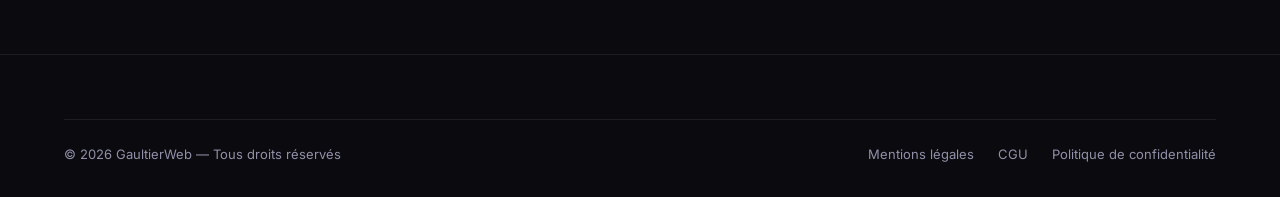
<file: cgu.html>
<!DOCTYPE html>
<html lang="fr">
<head>
  <meta charset="UTF-8" />
  <meta name="viewport" content="width=device-width, initial-scale=1.0" />
  <title>Conditions Générales d'Utilisation — GaultierWeb</title>
  <link rel="stylesheet" href="style.css" />
  <link rel="stylesheet" href="legal.css" />
  <link rel="preconnect" href="https://fonts.googleapis.com" />
  <link rel="preconnect" href="https://fonts.gstatic.com" crossorigin />
  <link href="https://fonts.googleapis.com/css2?family=Inter:wght@300;400;500;600;700;800&family=Space+Grotesk:wght@400;500;600;700&display=swap" rel="stylesheet" />
</head>
<body>

  <header id="header" class="scrolled">
    <nav class="nav container">
      <a href="index.html" class="nav__logo">
        <span class="logo-bracket">&lt;</span>GaultierWeb<span class="logo-bracket">/&gt;</span>
      </a>
      <ul class="nav__links" id="navLinks">
        <li><a href="index.html#about">À propos</a></li>
        <li><a href="index.html#services">Services</a></li>
        <li><a href="index.html#location">Localisation</a></li>
        <li><a href="index.html#contact">Contact</a></li>
        <li><a href="index.html#social">Réseaux</a></li>
      </ul>
      <button class="nav__cta" onclick="location.href='index.html#contact'">Démarrer un projet</button>
      <button class="nav__burger" id="burger" aria-label="Menu">
        <span></span><span></span><span></span>
      </button>
    </nav>
  </header>

  <main class="legal-page">
    <div class="legal-hero">
      <div class="hero__bg">
        <div class="hero__grid"></div>
        <div class="hero__blob blob-1"></div>
      </div>
      <div class="container">
        <div class="legal-hero__content">
          <div class="section-label">Légal</div>
          <h1 class="section-title">Conditions Générales d'Utilisation</h1>
          <p class="section-sub">Les présentes CGU définissent les conditions d'accès et d'utilisation du site gaultierweb.com.</p>
          <p class="legal-date">Dernière mise à jour : 25 mars 2026</p>
        </div>
      </div>
    </div>

    <div class="container">
      <div class="legal-layout">
        <nav class="legal-toc">
          <p class="toc-title">Sommaire</p>
          <ul>
            <li><a href="#objet">1. Objet</a></li>
            <li><a href="#acces">2. Accès au site</a></li>
            <li><a href="#contenu">3. Contenu du site</a></li>
            <li><a href="#comportement">4. Comportement de l'utilisateur</a></li>
            <li><a href="#services-proposes">5. Services proposés</a></li>
            <li><a href="#commande">6. Commande et devis</a></li>
            <li><a href="#paiement">7. Paiement</a></li>
            <li><a href="#livraison">8. Délais de livraison</a></li>
            <li><a href="#propriete-cgu">9. Propriété intellectuelle</a></li>
            <li><a href="#responsabilite-cgu">10. Limitation de responsabilité</a></li>
            <li><a href="#modification">11. Modification des CGU</a></li>
            <li><a href="#droit-cgu">12. Droit applicable</a></li>
          </ul>
        </nav>

        <div class="legal-content">

          <section id="objet" class="legal-section">
            <h2>1. Objet</h2>
            <p>Les présentes Conditions Générales d'Utilisation (ci-après "CGU") ont pour objet de définir les modalités et conditions d'utilisation des services proposés sur le site <strong>gaultierweb.com</strong> (ci-après "le Site"), ainsi que de définir les droits et obligations des parties dans ce cadre.</p>
            <p>Elles sont accessibles et imprimables à tout moment par un lien direct en bas de page du Site. Elles peuvent être complétées, le cas échéant, par des conditions d'utilisation particulières à certains services.</p>
            <p>En accédant au Site, l'utilisateur reconnaît avoir pris connaissance des présentes CGU et les accepte sans réserve.</p>
          </section>

          <section id="acces" class="legal-section">
            <h2>2. Accès au site</h2>
            <p>Le Site est accessible gratuitement à tout utilisateur disposant d'un accès à internet. Tous les frais supportés par l'utilisateur pour accéder au service (matériel informatique, logiciels, connexion internet, etc.) sont à sa charge.</p>
            <p>GaultierWeb met en œuvre tous les moyens raisonnables à sa disposition pour assurer un accès de qualité au Site, mais n'est tenu à aucune obligation d'y parvenir. GaultierWeb ne peut, en outre, être tenu responsable de tout dysfonctionnement du réseau ou des serveurs ou de tout autre événement échappant au contrôle raisonnable.</p>
            <p>L'accès au Site peut être interrompu à tout moment pour des raisons de maintenance, de mise à jour ou pour toute autre raison, sans que cela n'ouvre droit à une quelconque indemnité.</p>
          </section>

          <section id="contenu" class="legal-section">
            <h2>3. Contenu du site</h2>
            <p>GaultierWeb s'efforce de fournir sur le Site des informations aussi précises que possible. Toutefois, il ne pourra être tenu responsable des omissions, des inexactitudes et des carences dans la mise à jour, qu'elles soient de son fait ou du fait des tiers partenaires qui lui fournissent ces informations.</p>
            <p>Toutes les informations indiquées sur le Site sont données à titre indicatif, et sont susceptibles d'évoluer. Par ailleurs, les renseignements figurant sur le Site ne sont pas exhaustifs. Ils sont donnés sous réserve de modifications ayant été apportées depuis leur mise en ligne.</p>
          </section>

          <section id="comportement" class="legal-section">
            <h2>4. Comportement de l'utilisateur</h2>
            <p>Tout utilisateur du Site s'engage à :</p>
            <ul class="legal-list">
              <li>Ne pas utiliser le Site à des fins illicites ou contraires aux présentes CGU ;</li>
              <li>Ne pas porter atteinte à l'ordre public et aux bonnes mœurs ;</li>
              <li>Ne pas tenter de perturber le bon fonctionnement du Site ;</li>
              <li>Ne pas tenter d'accéder sans autorisation aux systèmes informatiques de GaultierWeb ;</li>
              <li>Ne pas diffuser de contenus faux, trompeurs ou portant atteinte aux droits de tiers ;</li>
              <li>Respecter les droits de propriété intellectuelle afférents aux contenus fournis par le Site.</li>
            </ul>
          </section>

          <section id="services-proposes" class="legal-section">
            <h2>5. Services proposés</h2>
            <p>GaultierWeb propose des services de création et développement web, incluant notamment :</p>
            <ul class="legal-list">
              <li>Création de sites vitrines et sites institutionnels ;</li>
              <li>Développement de boutiques en ligne (e-commerce) ;</li>
              <li>Développement d'applications web sur mesure ;</li>
              <li>Référencement naturel (SEO) et optimisation de performances ;</li>
              <li>Maintenance, évolution et hébergement de sites web ;</li>
              <li>Conseil en stratégie digitale et identité de marque.</li>
            </ul>
            <p>Les caractéristiques précises des services sont définies dans le devis ou la proposition commerciale émise par GaultierWeb et acceptée par le client.</p>
          </section>

          <section id="commande" class="legal-section">
            <h2>6. Commande et devis</h2>
            <p>Toute demande de prestation fait l'objet d'un devis détaillé établi par GaultierWeb. Le devis est valable 30 jours à compter de sa date d'émission.</p>
            <p>La commande est considérée comme ferme et définitive à réception par GaultierWeb du devis signé accompagné du versement de l'acompte défini dans le devis (généralement 30 à 50% du montant total).</p>
            <p>Toute modification du cahier des charges après acceptation du devis pourra faire l'objet d'un avenant tarifaire.</p>
          </section>

          <section id="paiement" class="legal-section">
            <h2>7. Paiement</h2>
            <p>Les prestations sont facturées selon les modalités convenues dans le devis. À défaut de mention particulière, les conditions de paiement sont les suivantes :</p>
            <div class="legal-highlight">
              <div class="highlight-item">
                <span class="highlight-pct">30 %</span>
                <span>À la signature du devis (acompte de démarrage)</span>
              </div>
              <div class="highlight-item">
                <span class="highlight-pct">40 %</span>
                <span>À mi-parcours / validation de la maquette</span>
              </div>
              <div class="highlight-item">
                <span class="highlight-pct">30 %</span>
                <span>À la livraison finale et mise en ligne</span>
              </div>
            </div>
            <p>Les paiements sont à effectuer par virement bancaire ou par tout autre moyen convenu. Tout retard de paiement entraîne de plein droit l'application d'une pénalité de retard au taux légal en vigueur, sans préjudice de toute autre action.</p>
          </section>

          <section id="livraison" class="legal-section">
            <h2>8. Délais de livraison</h2>
            <p>Les délais de réalisation sont indiqués dans le devis à titre indicatif. Ils ne courent qu'à compter de la réception de l'acompte et de l'ensemble des éléments nécessaires à la réalisation du projet (textes, images, accès, etc.).</p>
            <p>GaultierWeb ne saurait être tenu responsable des retards occasionnés par des manquements du client à ses obligations (retard dans la fourniture des contenus, validations tardives, etc.).</p>
          </section>

          <section id="propriete-cgu" class="legal-section">
            <h2>9. Propriété intellectuelle</h2>
            <p>Les créations réalisées par GaultierWeb dans le cadre de ses prestations sont protégées par le droit d'auteur. Le transfert de propriété intellectuelle sur les livrables est effectif uniquement après règlement intégral des sommes dues.</p>
            <p>Le client garantit être titulaire des droits sur l'ensemble des éléments qu'il fournit à GaultierWeb (textes, images, logos, etc.). Il s'engage à indemniser GaultierWeb en cas de réclamation d'un tiers à ce titre.</p>
            <p>GaultierWeb se réserve le droit de mentionner les réalisations effectuées pour le client à titre de références, sauf mention contraire explicite du client.</p>
          </section>

          <section id="responsabilite-cgu" class="legal-section">
            <h2>10. Limitation de responsabilité</h2>
            <p>GaultierWeb ne saurait être tenu pour responsable des dommages directs ou indirects résultant de l'utilisation du site ou des services, notamment des pertes de données, interruptions de service, ou préjudices commerciaux.</p>
            <p>En tout état de cause, la responsabilité de GaultierWeb au titre d'un contrat est limitée au montant des sommes effectivement versées par le client au titre de ce contrat.</p>
          </section>

          <section id="modification" class="legal-section">
            <h2>11. Modification des CGU</h2>
            <p>GaultierWeb se réserve le droit de modifier les présentes CGU à tout moment. Les modifications prennent effet dès leur publication sur le Site. L'utilisateur est invité à consulter régulièrement les CGU pour se tenir informé des éventuelles modifications.</p>
            <p>La poursuite de l'utilisation du Site après modification des CGU vaut acceptation des nouvelles CGU.</p>
          </section>

          <section id="droit-cgu" class="legal-section">
            <h2>12. Droit applicable et litiges</h2>
            <p>Les présentes CGU sont soumises au droit français. En cas de litige, les parties s'efforceront de trouver une solution amiable. À défaut, les tribunaux compétents du ressort du siège de GaultierWeb seront seuls compétents.</p>
            <p>Pour toute réclamation ou question, vous pouvez contacter GaultierWeb à : <a href="mailto:contact@gaultierweb.com">contact@gaultierweb.com</a></p>
          </section>

        </div>
      </div>
    </div>
  </main>

  <footer class="footer">
    <div class="container">
      <div class="footer__bottom">
        <p>© 2026 GaultierWeb — Tous droits réservés</p>
        <div class="footer__legal">
          <a href="mentions-legales.html">Mentions légales</a>
          <a href="cgu.html">CGU</a>
          <a href="politique-confidentialite.html">Politique de confidentialité</a>
        </div>
      </div>
    </div>
  </footer>

  <script src="script.js"></script>
</body>
</html>
</file>
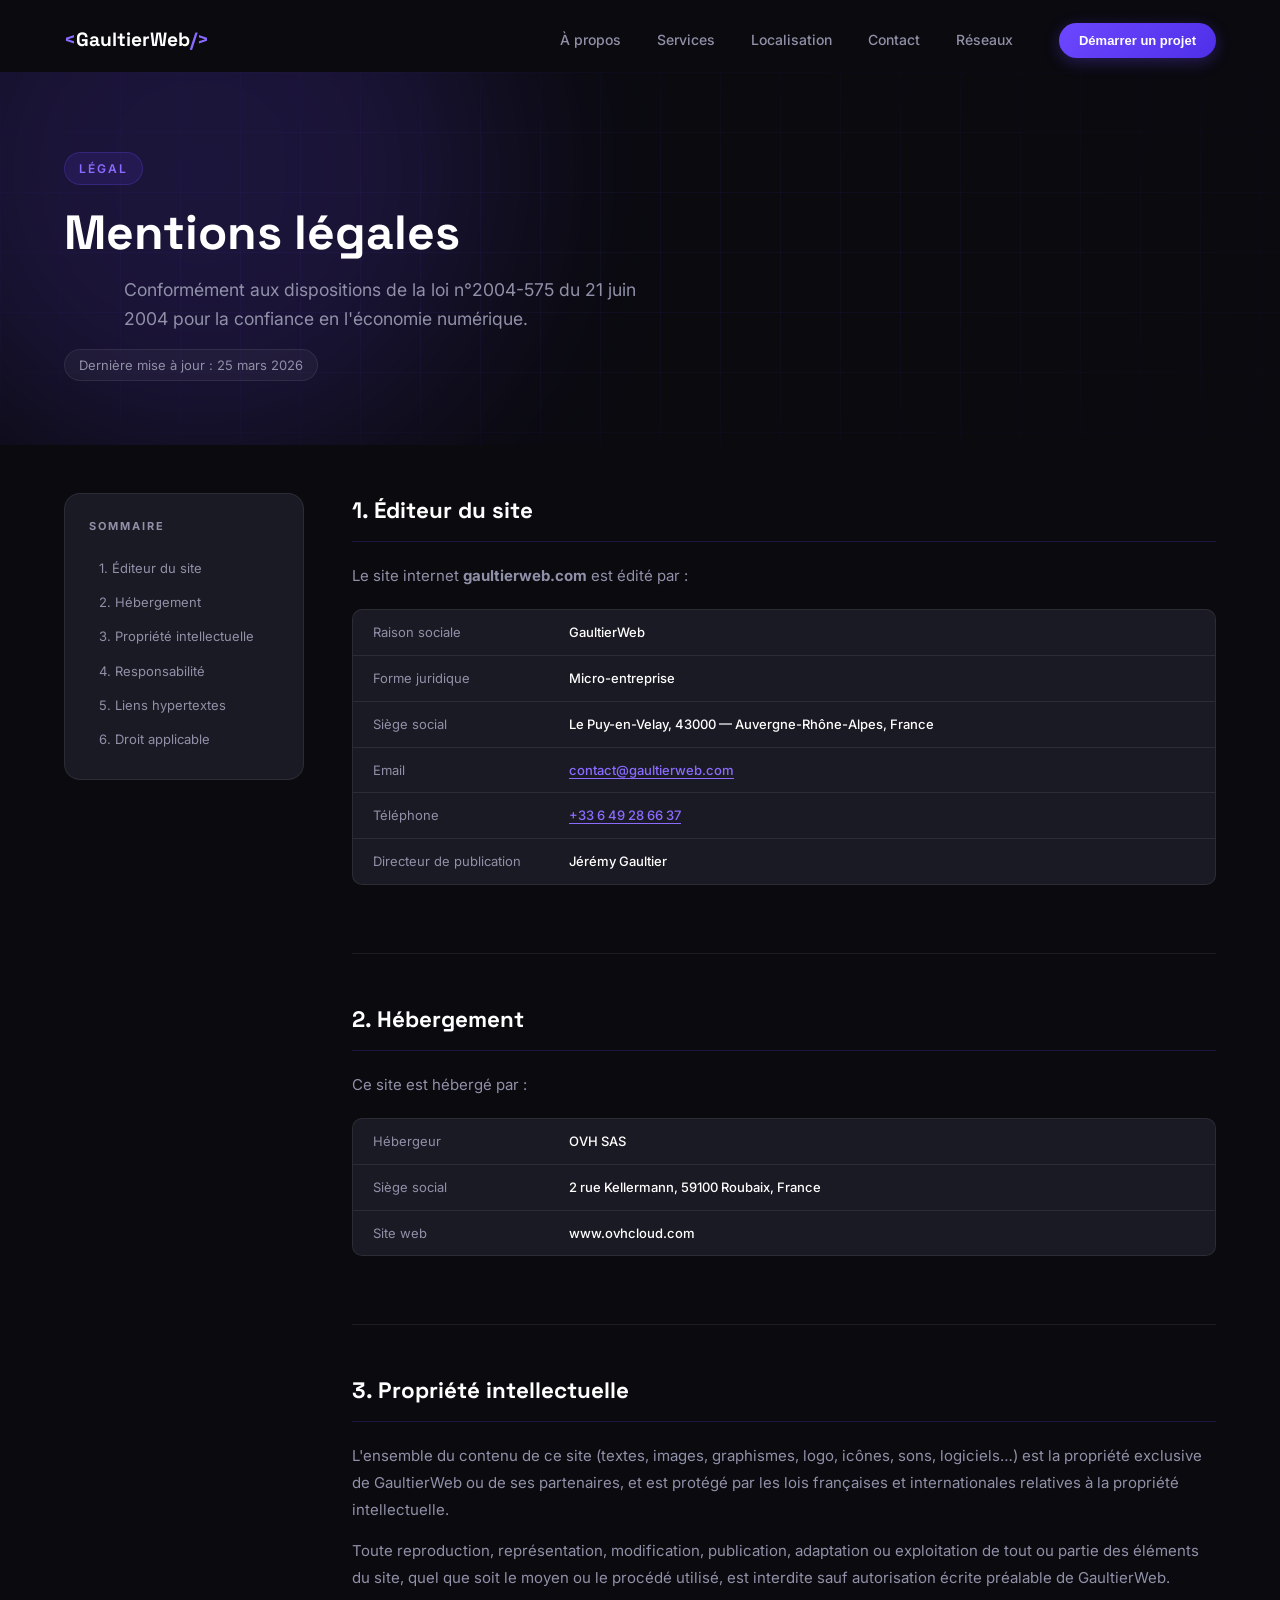
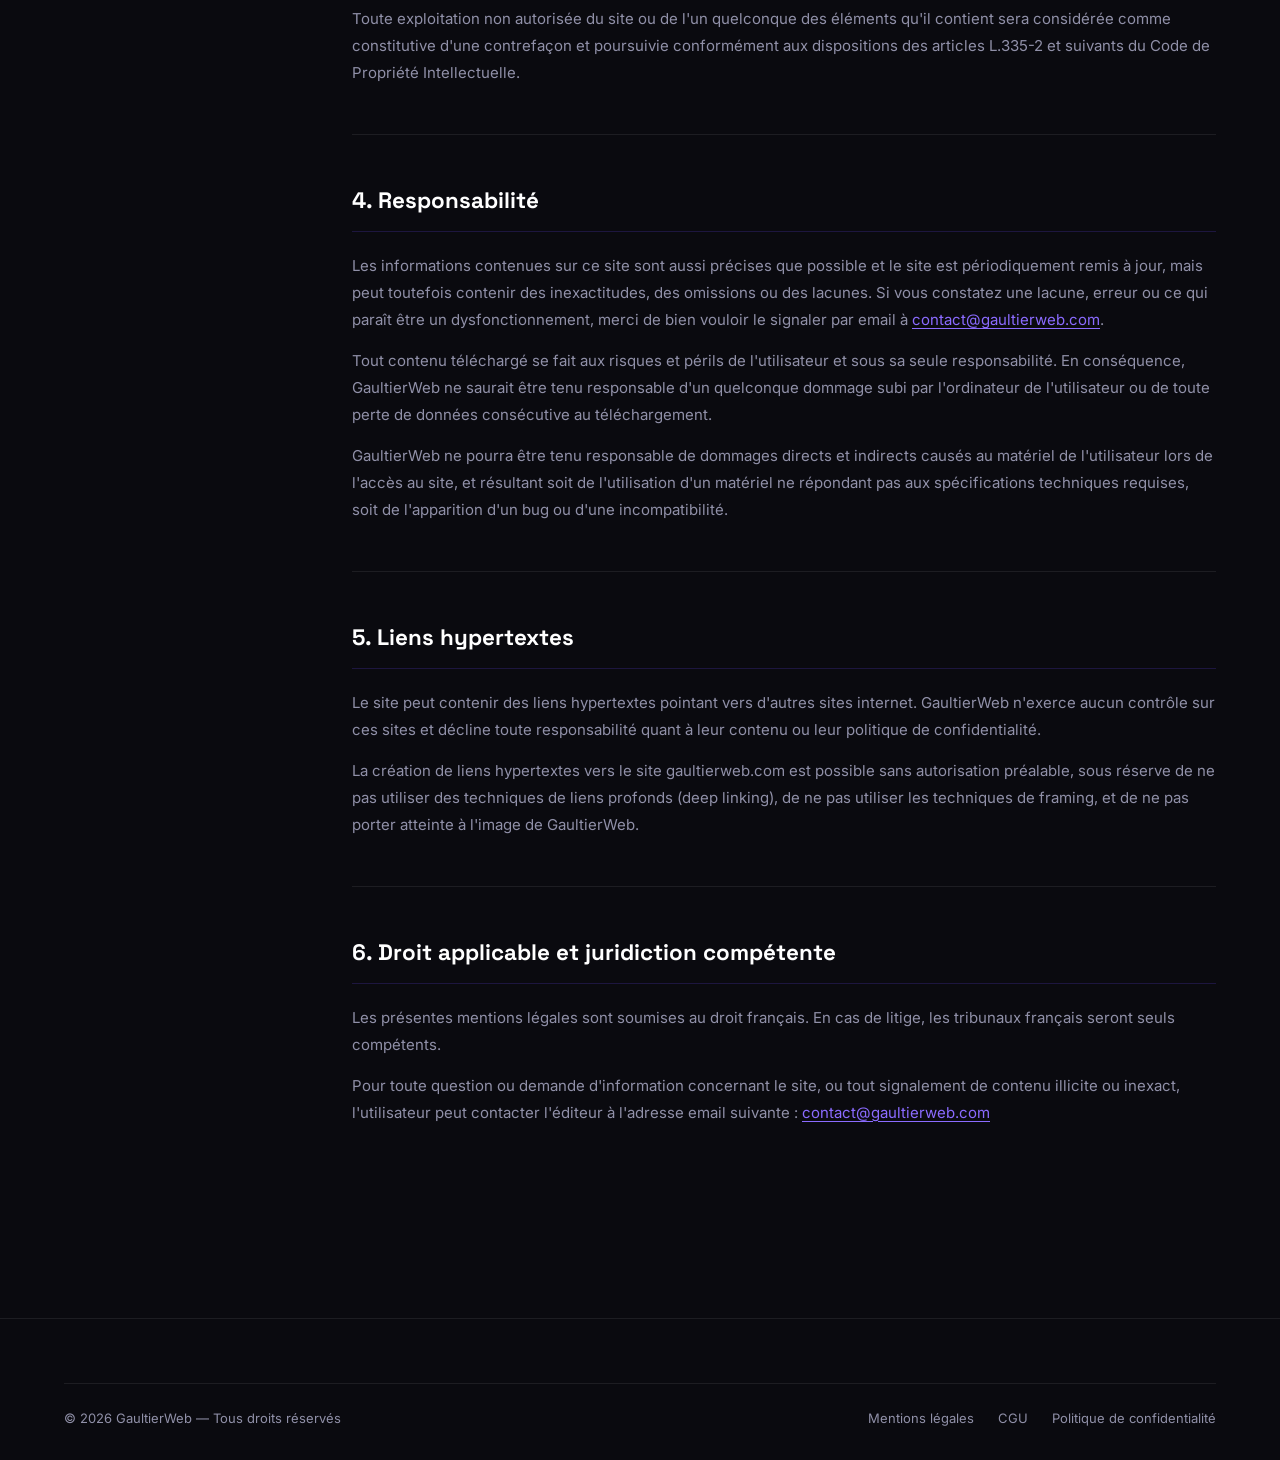
<file: mentions-legales.html>
<!DOCTYPE html>
<html lang="fr">
<head>
  <meta charset="UTF-8" />
  <meta name="viewport" content="width=device-width, initial-scale=1.0" />
  <title>Mentions légales — GaultierWeb</title>
  <link rel="stylesheet" href="style.css" />
  <link rel="stylesheet" href="legal.css" />
  <link rel="preconnect" href="https://fonts.googleapis.com" />
  <link rel="preconnect" href="https://fonts.gstatic.com" crossorigin />
  <link href="https://fonts.googleapis.com/css2?family=Inter:wght@300;400;500;600;700;800&family=Space+Grotesk:wght@400;500;600;700&display=swap" rel="stylesheet" />
</head>
<body>

  <header id="header" class="scrolled">
    <nav class="nav container">
      <a href="index.html" class="nav__logo">
        <span class="logo-bracket">&lt;</span>GaultierWeb<span class="logo-bracket">/&gt;</span>
      </a>
      <ul class="nav__links" id="navLinks">
        <li><a href="index.html#about">À propos</a></li>
        <li><a href="index.html#services">Services</a></li>
        <li><a href="index.html#location">Localisation</a></li>
        <li><a href="index.html#contact">Contact</a></li>
        <li><a href="index.html#social">Réseaux</a></li>
      </ul>
      <button class="nav__cta" onclick="location.href='index.html#contact'">Démarrer un projet</button>
      <button class="nav__burger" id="burger" aria-label="Menu">
        <span></span><span></span><span></span>
      </button>
    </nav>
  </header>

  <main class="legal-page">
    <div class="legal-hero">
      <div class="hero__bg">
        <div class="hero__grid"></div>
        <div class="hero__blob blob-1"></div>
      </div>
      <div class="container">
        <div class="legal-hero__content">
          <div class="section-label">Légal</div>
          <h1 class="section-title">Mentions légales</h1>
          <p class="section-sub">Conformément aux dispositions de la loi n°2004-575 du 21 juin 2004 pour la confiance en l'économie numérique.</p>
          <p class="legal-date">Dernière mise à jour : 25 mars 2026</p>
        </div>
      </div>
    </div>

    <div class="container">
      <div class="legal-layout">
        <nav class="legal-toc">
          <p class="toc-title">Sommaire</p>
          <ul>
            <li><a href="#editeur">1. Éditeur du site</a></li>
            <li><a href="#hebergement">2. Hébergement</a></li>
            <li><a href="#propriete">3. Propriété intellectuelle</a></li>
            <li><a href="#responsabilite">4. Responsabilité</a></li>
            <li><a href="#liens">5. Liens hypertextes</a></li>
            <li><a href="#droit">6. Droit applicable</a></li>
          </ul>
        </nav>

        <div class="legal-content">

          <section id="editeur" class="legal-section">
            <h2>1. Éditeur du site</h2>
            <p>Le site internet <strong>gaultierweb.com</strong> est édité par :</p>
            <div class="legal-info-block">
              <div class="legal-info-row"><span>Raison sociale</span><strong>GaultierWeb</strong></div>
              <div class="legal-info-row"><span>Forme juridique</span><strong>Micro-entreprise</strong></div>
              <div class="legal-info-row"><span>Siège social</span><strong>Le Puy-en-Velay, 43000 — Auvergne-Rhône-Alpes, France</strong></div>
              <div class="legal-info-row"><span>Email</span><strong><a href="mailto:contact@gaultierweb.com">contact@gaultierweb.com</a></strong></div>
              <div class="legal-info-row"><span>Téléphone</span><strong><a href="tel:+33649286637">+33 6 49 28 66 37</a></strong></div>
              <div class="legal-info-row"><span>Directeur de publication</span><strong>Jérémy Gaultier</strong></div>
            </div>
          </section>

          <section id="hebergement" class="legal-section">
            <h2>2. Hébergement</h2>
            <p>Ce site est hébergé par :</p>
            <div class="legal-info-block">
              <div class="legal-info-row"><span>Hébergeur</span><strong>OVH SAS</strong></div>
              <div class="legal-info-row"><span>Siège social</span><strong>2 rue Kellermann, 59100 Roubaix, France</strong></div>
              <div class="legal-info-row"><span>Site web</span><strong>www.ovhcloud.com</strong></div>
            </div>
          </section>

          <section id="propriete" class="legal-section">
            <h2>3. Propriété intellectuelle</h2>
            <p>L'ensemble du contenu de ce site (textes, images, graphismes, logo, icônes, sons, logiciels…) est la propriété exclusive de GaultierWeb ou de ses partenaires, et est protégé par les lois françaises et internationales relatives à la propriété intellectuelle.</p>
            <p>Toute reproduction, représentation, modification, publication, adaptation ou exploitation de tout ou partie des éléments du site, quel que soit le moyen ou le procédé utilisé, est interdite sauf autorisation écrite préalable de GaultierWeb.</p>
            <p>Toute exploitation non autorisée du site ou de l'un quelconque des éléments qu'il contient sera considérée comme constitutive d'une contrefaçon et poursuivie conformément aux dispositions des articles L.335-2 et suivants du Code de Propriété Intellectuelle.</p>
          </section>

          <section id="responsabilite" class="legal-section">
            <h2>4. Responsabilité</h2>
            <p>Les informations contenues sur ce site sont aussi précises que possible et le site est périodiquement remis à jour, mais peut toutefois contenir des inexactitudes, des omissions ou des lacunes. Si vous constatez une lacune, erreur ou ce qui paraît être un dysfonctionnement, merci de bien vouloir le signaler par email à <a href="mailto:contact@gaultierweb.com">contact@gaultierweb.com</a>.</p>
            <p>Tout contenu téléchargé se fait aux risques et périls de l'utilisateur et sous sa seule responsabilité. En conséquence, GaultierWeb ne saurait être tenu responsable d'un quelconque dommage subi par l'ordinateur de l'utilisateur ou de toute perte de données consécutive au téléchargement.</p>
            <p>GaultierWeb ne pourra être tenu responsable de dommages directs et indirects causés au matériel de l'utilisateur lors de l'accès au site, et résultant soit de l'utilisation d'un matériel ne répondant pas aux spécifications techniques requises, soit de l'apparition d'un bug ou d'une incompatibilité.</p>
          </section>

          <section id="liens" class="legal-section">
            <h2>5. Liens hypertextes</h2>
            <p>Le site peut contenir des liens hypertextes pointant vers d'autres sites internet. GaultierWeb n'exerce aucun contrôle sur ces sites et décline toute responsabilité quant à leur contenu ou leur politique de confidentialité.</p>
            <p>La création de liens hypertextes vers le site gaultierweb.com est possible sans autorisation préalable, sous réserve de ne pas utiliser des techniques de liens profonds (deep linking), de ne pas utiliser les techniques de framing, et de ne pas porter atteinte à l'image de GaultierWeb.</p>
          </section>

          <section id="droit" class="legal-section">
            <h2>6. Droit applicable et juridiction compétente</h2>
            <p>Les présentes mentions légales sont soumises au droit français. En cas de litige, les tribunaux français seront seuls compétents.</p>
            <p>Pour toute question ou demande d'information concernant le site, ou tout signalement de contenu illicite ou inexact, l'utilisateur peut contacter l'éditeur à l'adresse email suivante : <a href="mailto:contact@gaultierweb.com">contact@gaultierweb.com</a></p>
          </section>

        </div>
      </div>
    </div>
  </main>

  <footer class="footer">
    <div class="container">
      <div class="footer__bottom">
        <p>© 2026 GaultierWeb — Tous droits réservés</p>
        <div class="footer__legal">
          <a href="mentions-legales.html">Mentions légales</a>
          <a href="cgu.html">CGU</a>
          <a href="politique-confidentialite.html">Politique de confidentialité</a>
        </div>
      </div>
    </div>
  </footer>

  <script src="script.js"></script>
</body>
</html>
</file>
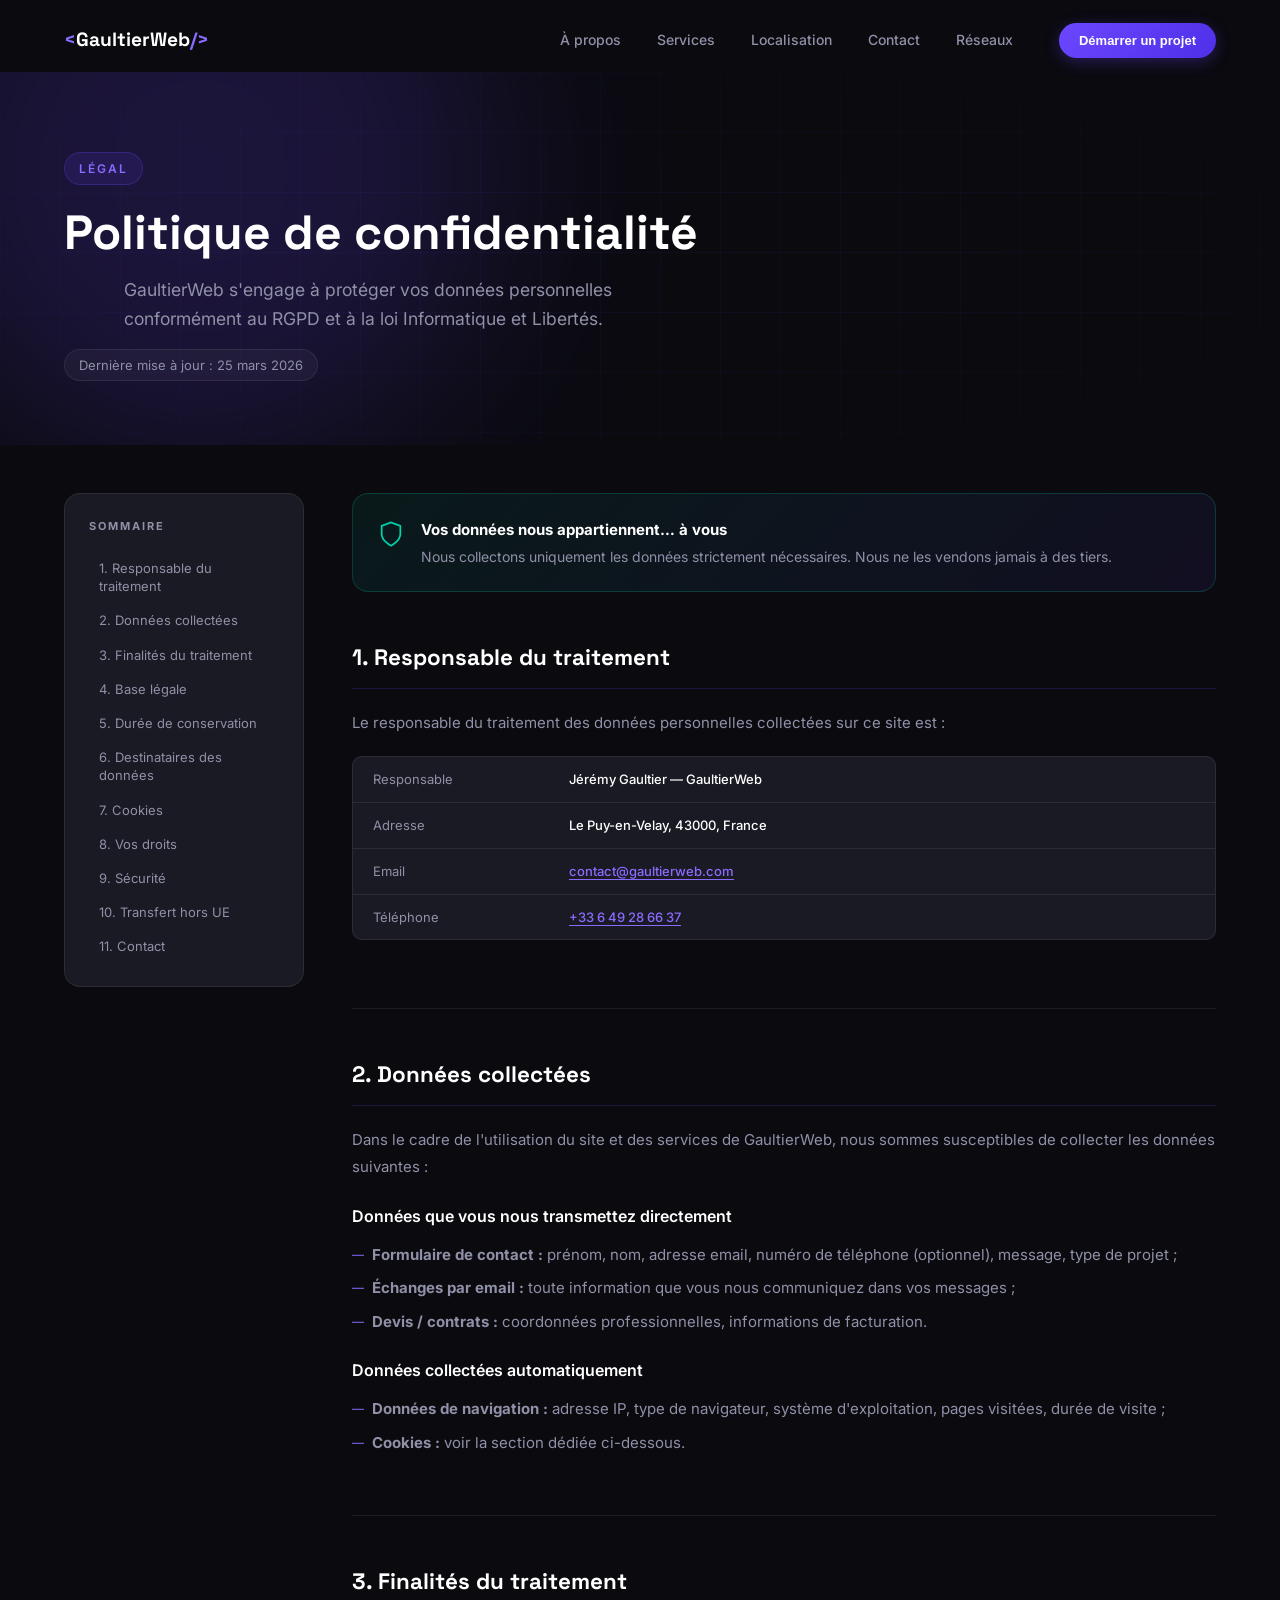
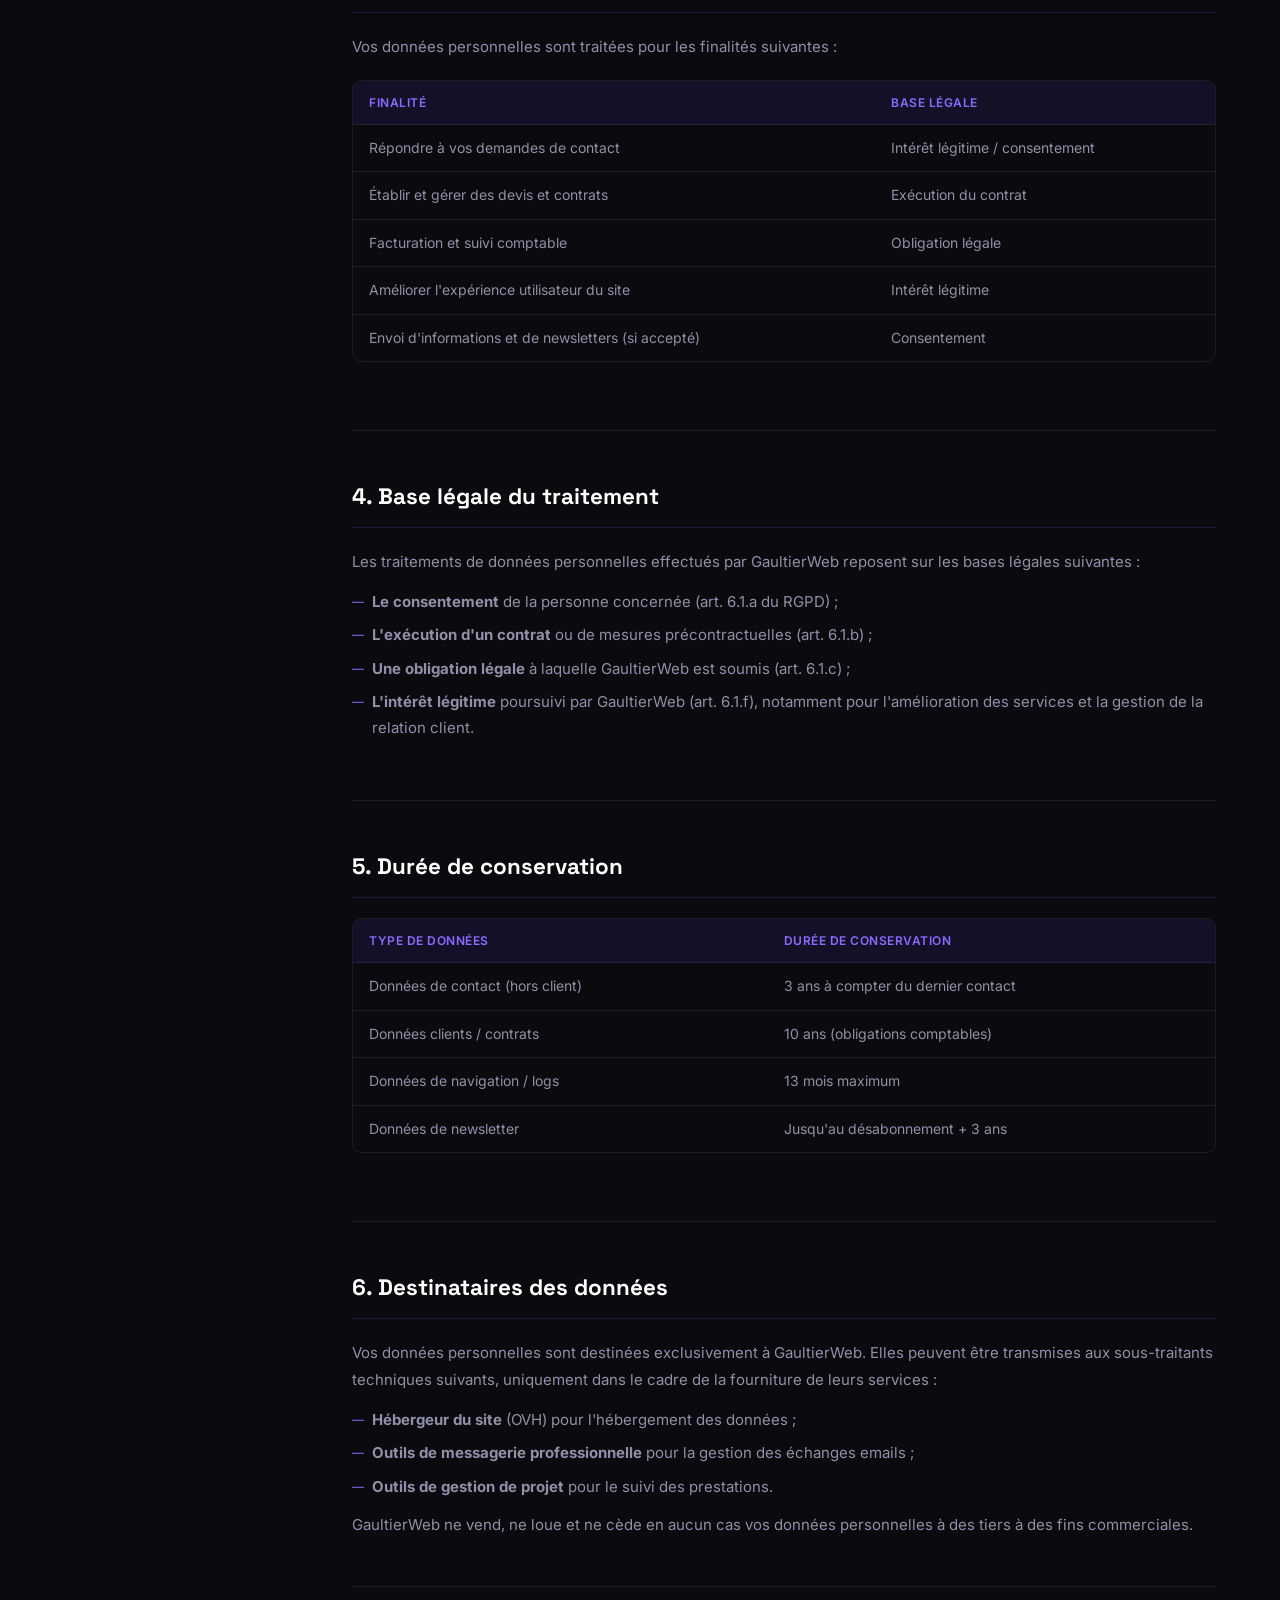
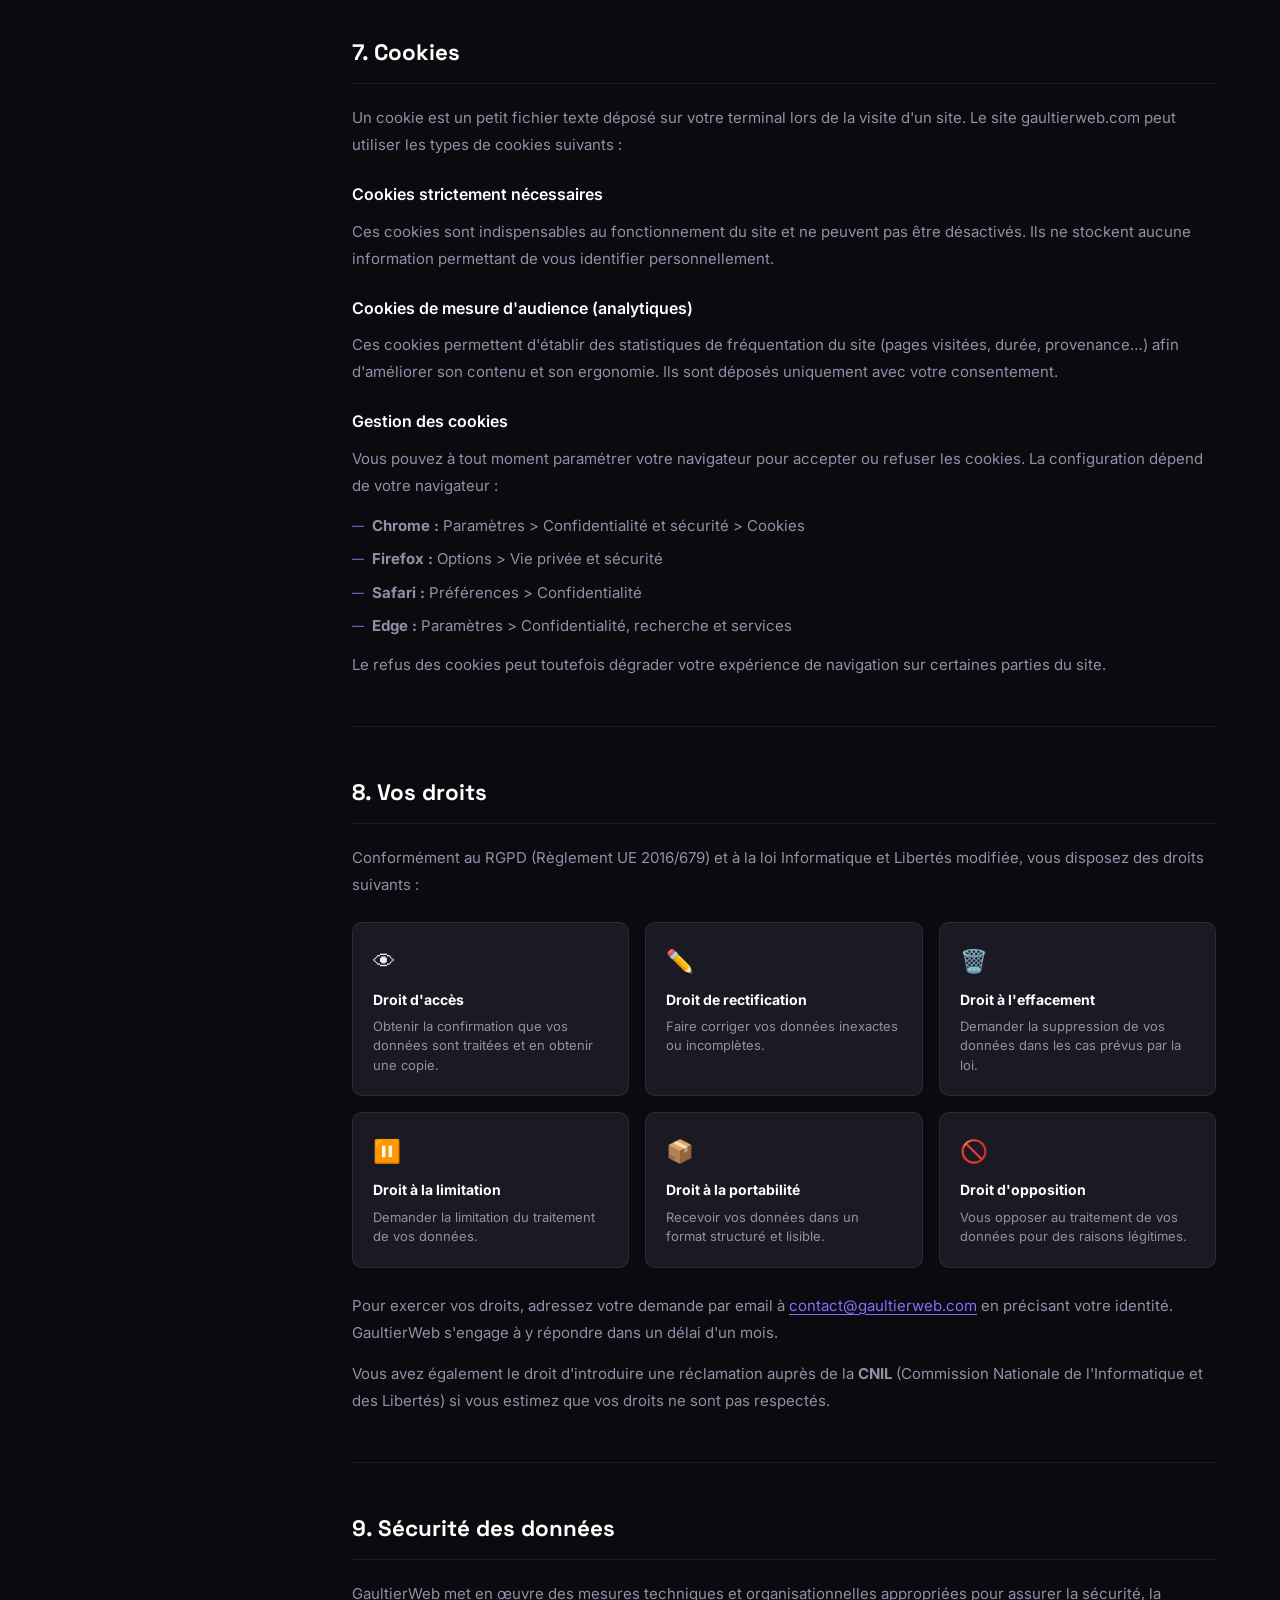
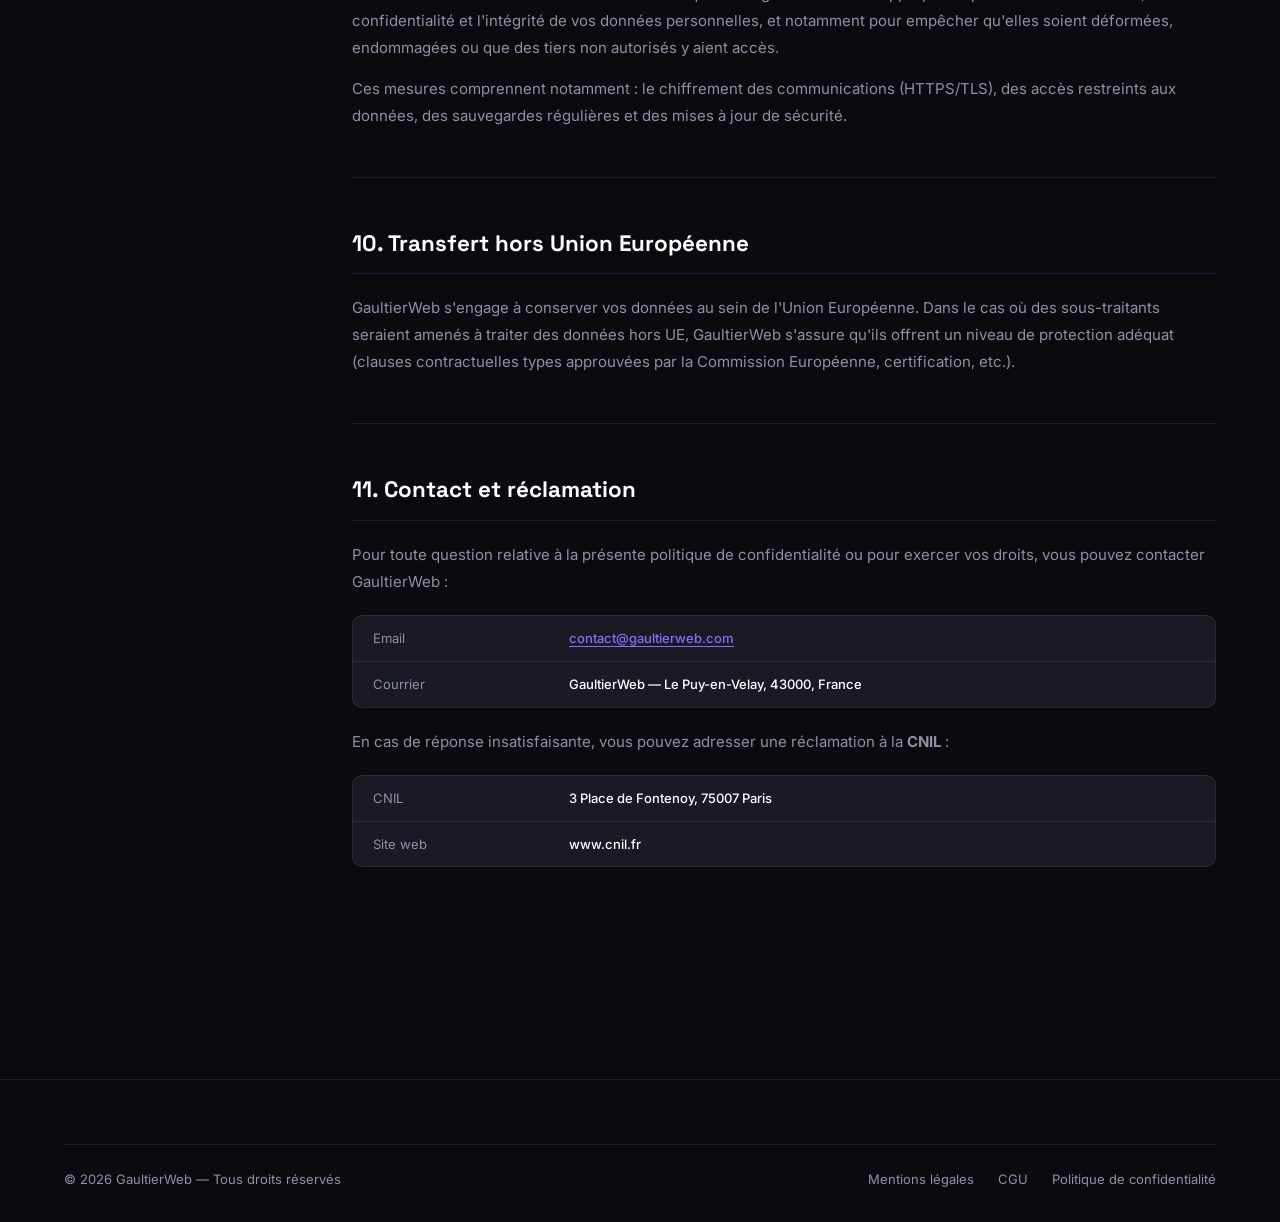
<file: politique-confidentialite.html>
<!DOCTYPE html>
<html lang="fr">
<head>
  <meta charset="UTF-8" />
  <meta name="viewport" content="width=device-width, initial-scale=1.0" />
  <title>Politique de confidentialité — GaultierWeb</title>
  <link rel="stylesheet" href="style.css" />
  <link rel="stylesheet" href="legal.css" />
  <link rel="preconnect" href="https://fonts.googleapis.com" />
  <link rel="preconnect" href="https://fonts.gstatic.com" crossorigin />
  <link href="https://fonts.googleapis.com/css2?family=Inter:wght@300;400;500;600;700;800&family=Space+Grotesk:wght@400;500;600;700&display=swap" rel="stylesheet" />
</head>
<body>

  <header id="header" class="scrolled">
    <nav class="nav container">
      <a href="index.html" class="nav__logo">
        <span class="logo-bracket">&lt;</span>GaultierWeb<span class="logo-bracket">/&gt;</span>
      </a>
      <ul class="nav__links" id="navLinks">
        <li><a href="index.html#about">À propos</a></li>
        <li><a href="index.html#services">Services</a></li>
        <li><a href="index.html#location">Localisation</a></li>
        <li><a href="index.html#contact">Contact</a></li>
        <li><a href="index.html#social">Réseaux</a></li>
      </ul>
      <button class="nav__cta" onclick="location.href='index.html#contact'">Démarrer un projet</button>
      <button class="nav__burger" id="burger" aria-label="Menu">
        <span></span><span></span><span></span>
      </button>
    </nav>
  </header>

  <main class="legal-page">
    <div class="legal-hero">
      <div class="hero__bg">
        <div class="hero__grid"></div>
        <div class="hero__blob blob-1"></div>
      </div>
      <div class="container">
        <div class="legal-hero__content">
          <div class="section-label">Légal</div>
          <h1 class="section-title">Politique de confidentialité</h1>
          <p class="section-sub">GaultierWeb s'engage à protéger vos données personnelles conformément au RGPD et à la loi Informatique et Libertés.</p>
          <p class="legal-date">Dernière mise à jour : 25 mars 2026</p>
        </div>
      </div>
    </div>

    <div class="container">
      <div class="legal-layout">
        <nav class="legal-toc">
          <p class="toc-title">Sommaire</p>
          <ul>
            <li><a href="#responsable">1. Responsable du traitement</a></li>
            <li><a href="#donnees">2. Données collectées</a></li>
            <li><a href="#finalites">3. Finalités du traitement</a></li>
            <li><a href="#base">4. Base légale</a></li>
            <li><a href="#conservation">5. Durée de conservation</a></li>
            <li><a href="#destinataires">6. Destinataires des données</a></li>
            <li><a href="#cookies">7. Cookies</a></li>
            <li><a href="#droits">8. Vos droits</a></li>
            <li><a href="#securite">9. Sécurité</a></li>
            <li><a href="#transfert">10. Transfert hors UE</a></li>
            <li><a href="#contact-rgpd">11. Contact</a></li>
          </ul>
        </nav>

        <div class="legal-content">

          <div class="legal-banner">
            <svg xmlns="http://www.w3.org/2000/svg" viewBox="0 0 24 24" fill="none" stroke="currentColor" stroke-width="1.5"><path d="M12 22s8-4 8-10V5l-8-3-8 3v7c0 6 8 10 8 10z"/></svg>
            <div>
              <strong>Vos données nous appartiennent… à vous</strong>
              <p>Nous collectons uniquement les données strictement nécessaires. Nous ne les vendons jamais à des tiers.</p>
            </div>
          </div>

          <section id="responsable" class="legal-section">
            <h2>1. Responsable du traitement</h2>
            <p>Le responsable du traitement des données personnelles collectées sur ce site est :</p>
            <div class="legal-info-block">
              <div class="legal-info-row"><span>Responsable</span><strong>Jérémy Gaultier — GaultierWeb</strong></div>
              <div class="legal-info-row"><span>Adresse</span><strong>Le Puy-en-Velay, 43000, France</strong></div>
              <div class="legal-info-row"><span>Email</span><strong><a href="mailto:contact@gaultierweb.com">contact@gaultierweb.com</a></strong></div>
              <div class="legal-info-row"><span>Téléphone</span><strong><a href="tel:+33649286637">+33 6 49 28 66 37</a></strong></div>
            </div>
          </section>

          <section id="donnees" class="legal-section">
            <h2>2. Données collectées</h2>
            <p>Dans le cadre de l'utilisation du site et des services de GaultierWeb, nous sommes susceptibles de collecter les données suivantes :</p>

            <h3>Données que vous nous transmettez directement</h3>
            <ul class="legal-list">
              <li><strong>Formulaire de contact :</strong> prénom, nom, adresse email, numéro de téléphone (optionnel), message, type de projet ;</li>
              <li><strong>Échanges par email :</strong> toute information que vous nous communiquez dans vos messages ;</li>
              <li><strong>Devis / contrats :</strong> coordonnées professionnelles, informations de facturation.</li>
            </ul>

            <h3>Données collectées automatiquement</h3>
            <ul class="legal-list">
              <li><strong>Données de navigation :</strong> adresse IP, type de navigateur, système d'exploitation, pages visitées, durée de visite ;</li>
              <li><strong>Cookies :</strong> voir la section dédiée ci-dessous.</li>
            </ul>
          </section>

          <section id="finalites" class="legal-section">
            <h2>3. Finalités du traitement</h2>
            <p>Vos données personnelles sont traitées pour les finalités suivantes :</p>
            <div class="legal-table-wrap">
              <table class="legal-table">
                <thead>
                  <tr>
                    <th>Finalité</th>
                    <th>Base légale</th>
                  </tr>
                </thead>
                <tbody>
                  <tr>
                    <td>Répondre à vos demandes de contact</td>
                    <td>Intérêt légitime / consentement</td>
                  </tr>
                  <tr>
                    <td>Établir et gérer des devis et contrats</td>
                    <td>Exécution du contrat</td>
                  </tr>
                  <tr>
                    <td>Facturation et suivi comptable</td>
                    <td>Obligation légale</td>
                  </tr>
                  <tr>
                    <td>Améliorer l'expérience utilisateur du site</td>
                    <td>Intérêt légitime</td>
                  </tr>
                  <tr>
                    <td>Envoi d'informations et de newsletters (si accepté)</td>
                    <td>Consentement</td>
                  </tr>
                </tbody>
              </table>
            </div>
          </section>

          <section id="base" class="legal-section">
            <h2>4. Base légale du traitement</h2>
            <p>Les traitements de données personnelles effectués par GaultierWeb reposent sur les bases légales suivantes :</p>
            <ul class="legal-list">
              <li><strong>Le consentement</strong> de la personne concernée (art. 6.1.a du RGPD) ;</li>
              <li><strong>L'exécution d'un contrat</strong> ou de mesures précontractuelles (art. 6.1.b) ;</li>
              <li><strong>Une obligation légale</strong> à laquelle GaultierWeb est soumis (art. 6.1.c) ;</li>
              <li><strong>L'intérêt légitime</strong> poursuivi par GaultierWeb (art. 6.1.f), notamment pour l'amélioration des services et la gestion de la relation client.</li>
            </ul>
          </section>

          <section id="conservation" class="legal-section">
            <h2>5. Durée de conservation</h2>
            <div class="legal-table-wrap">
              <table class="legal-table">
                <thead>
                  <tr>
                    <th>Type de données</th>
                    <th>Durée de conservation</th>
                  </tr>
                </thead>
                <tbody>
                  <tr>
                    <td>Données de contact (hors client)</td>
                    <td>3 ans à compter du dernier contact</td>
                  </tr>
                  <tr>
                    <td>Données clients / contrats</td>
                    <td>10 ans (obligations comptables)</td>
                  </tr>
                  <tr>
                    <td>Données de navigation / logs</td>
                    <td>13 mois maximum</td>
                  </tr>
                  <tr>
                    <td>Données de newsletter</td>
                    <td>Jusqu'au désabonnement + 3 ans</td>
                  </tr>
                </tbody>
              </table>
            </div>
          </section>

          <section id="destinataires" class="legal-section">
            <h2>6. Destinataires des données</h2>
            <p>Vos données personnelles sont destinées exclusivement à GaultierWeb. Elles peuvent être transmises aux sous-traitants techniques suivants, uniquement dans le cadre de la fourniture de leurs services :</p>
            <ul class="legal-list">
              <li><strong>Hébergeur du site</strong> (OVH) pour l'hébergement des données ;</li>
              <li><strong>Outils de messagerie professionnelle</strong> pour la gestion des échanges emails ;</li>
              <li><strong>Outils de gestion de projet</strong> pour le suivi des prestations.</li>
            </ul>
            <p>GaultierWeb ne vend, ne loue et ne cède en aucun cas vos données personnelles à des tiers à des fins commerciales.</p>
          </section>

          <section id="cookies" class="legal-section">
            <h2>7. Cookies</h2>
            <p>Un cookie est un petit fichier texte déposé sur votre terminal lors de la visite d'un site. Le site gaultierweb.com peut utiliser les types de cookies suivants :</p>

            <h3>Cookies strictement nécessaires</h3>
            <p>Ces cookies sont indispensables au fonctionnement du site et ne peuvent pas être désactivés. Ils ne stockent aucune information permettant de vous identifier personnellement.</p>

            <h3>Cookies de mesure d'audience (analytiques)</h3>
            <p>Ces cookies permettent d'établir des statistiques de fréquentation du site (pages visitées, durée, provenance…) afin d'améliorer son contenu et son ergonomie. Ils sont déposés uniquement avec votre consentement.</p>

            <h3>Gestion des cookies</h3>
            <p>Vous pouvez à tout moment paramétrer votre navigateur pour accepter ou refuser les cookies. La configuration dépend de votre navigateur :</p>
            <ul class="legal-list">
              <li><strong>Chrome :</strong> Paramètres &gt; Confidentialité et sécurité &gt; Cookies</li>
              <li><strong>Firefox :</strong> Options &gt; Vie privée et sécurité</li>
              <li><strong>Safari :</strong> Préférences &gt; Confidentialité</li>
              <li><strong>Edge :</strong> Paramètres &gt; Confidentialité, recherche et services</li>
            </ul>
            <p>Le refus des cookies peut toutefois dégrader votre expérience de navigation sur certaines parties du site.</p>
          </section>

          <section id="droits" class="legal-section">
            <h2>8. Vos droits</h2>
            <p>Conformément au RGPD (Règlement UE 2016/679) et à la loi Informatique et Libertés modifiée, vous disposez des droits suivants :</p>
            <div class="rights-grid">
              <div class="right-item">
                <div class="right-icon">👁</div>
                <strong>Droit d'accès</strong>
                <p>Obtenir la confirmation que vos données sont traitées et en obtenir une copie.</p>
              </div>
              <div class="right-item">
                <div class="right-icon">✏️</div>
                <strong>Droit de rectification</strong>
                <p>Faire corriger vos données inexactes ou incomplètes.</p>
              </div>
              <div class="right-item">
                <div class="right-icon">🗑️</div>
                <strong>Droit à l'effacement</strong>
                <p>Demander la suppression de vos données dans les cas prévus par la loi.</p>
              </div>
              <div class="right-item">
                <div class="right-icon">⏸️</div>
                <strong>Droit à la limitation</strong>
                <p>Demander la limitation du traitement de vos données.</p>
              </div>
              <div class="right-item">
                <div class="right-icon">📦</div>
                <strong>Droit à la portabilité</strong>
                <p>Recevoir vos données dans un format structuré et lisible.</p>
              </div>
              <div class="right-item">
                <div class="right-icon">🚫</div>
                <strong>Droit d'opposition</strong>
                <p>Vous opposer au traitement de vos données pour des raisons légitimes.</p>
              </div>
            </div>
            <p>Pour exercer vos droits, adressez votre demande par email à <a href="mailto:contact@gaultierweb.com">contact@gaultierweb.com</a> en précisant votre identité. GaultierWeb s'engage à y répondre dans un délai d'un mois.</p>
            <p>Vous avez également le droit d'introduire une réclamation auprès de la <strong>CNIL</strong> (Commission Nationale de l'Informatique et des Libertés) si vous estimez que vos droits ne sont pas respectés.</p>
          </section>

          <section id="securite" class="legal-section">
            <h2>9. Sécurité des données</h2>
            <p>GaultierWeb met en œuvre des mesures techniques et organisationnelles appropriées pour assurer la sécurité, la confidentialité et l'intégrité de vos données personnelles, et notamment pour empêcher qu'elles soient déformées, endommagées ou que des tiers non autorisés y aient accès.</p>
            <p>Ces mesures comprennent notamment : le chiffrement des communications (HTTPS/TLS), des accès restreints aux données, des sauvegardes régulières et des mises à jour de sécurité.</p>
          </section>

          <section id="transfert" class="legal-section">
            <h2>10. Transfert hors Union Européenne</h2>
            <p>GaultierWeb s'engage à conserver vos données au sein de l'Union Européenne. Dans le cas où des sous-traitants seraient amenés à traiter des données hors UE, GaultierWeb s'assure qu'ils offrent un niveau de protection adéquat (clauses contractuelles types approuvées par la Commission Européenne, certification, etc.).</p>
          </section>

          <section id="contact-rgpd" class="legal-section">
            <h2>11. Contact et réclamation</h2>
            <p>Pour toute question relative à la présente politique de confidentialité ou pour exercer vos droits, vous pouvez contacter GaultierWeb :</p>
            <div class="legal-info-block">
              <div class="legal-info-row"><span>Email</span><strong><a href="mailto:contact@gaultierweb.com">contact@gaultierweb.com</a></strong></div>
              <div class="legal-info-row"><span>Courrier</span><strong>GaultierWeb — Le Puy-en-Velay, 43000, France</strong></div>
            </div>
            <p>En cas de réponse insatisfaisante, vous pouvez adresser une réclamation à la <strong>CNIL</strong> :</p>
            <div class="legal-info-block">
              <div class="legal-info-row"><span>CNIL</span><strong>3 Place de Fontenoy, 75007 Paris</strong></div>
              <div class="legal-info-row"><span>Site web</span><strong>www.cnil.fr</strong></div>
            </div>
          </section>

        </div>
      </div>
    </div>
  </main>

  <footer class="footer">
    <div class="container">
      <div class="footer__bottom">
        <p>© 2026 GaultierWeb — Tous droits réservés</p>
        <div class="footer__legal">
          <a href="mentions-legales.html">Mentions légales</a>
          <a href="cgu.html">CGU</a>
          <a href="politique-confidentialite.html">Politique de confidentialité</a>
        </div>
      </div>
    </div>
  </footer>

  <script src="script.js"></script>
</body>
</html>
</file>
<file: style.css>
/* =========================================
   GAULTIERWEB — Stylesheet
   ========================================= */

/* ── Reset & Base ── */
*, *::before, *::after { box-sizing: border-box; margin: 0; padding: 0; }

:root {
  --primary: #6C47FF;
  --primary-light: #8B6BFF;
  --primary-dark: #4F2FE8;
  --accent: #00D4AA;
  --dark: #0A0A0F;
  --dark-2: #111118;
  --dark-3: #1A1A24;
  --dark-4: #22222F;
  --border: rgba(255,255,255,0.08);
  --text: #E8E8F0;
  --text-muted: #9090A8;
  --white: #ffffff;
  --radius: 16px;
  --radius-sm: 10px;
  --shadow: 0 20px 60px rgba(0,0,0,0.4);
  --transition: 0.3s cubic-bezier(0.4,0,0.2,1);
  --font: 'Inter', sans-serif;
  --font-display: 'Space Grotesk', sans-serif;
}

html { scroll-behavior: smooth; scroll-padding-top: 80px; }

body {
  font-family: var(--font);
  background: var(--dark);
  color: var(--text);
  line-height: 1.6;
  overflow-x: hidden;
}

img { max-width: 100%; }
a { text-decoration: none; color: inherit; }
ul { list-style: none; }

/* ── Utilities ── */
.container {
  max-width: 1200px;
  margin: 0 auto;
  padding: 0 24px;
}

.section { padding: 120px 0; }

.section-label {
  display: inline-block;
  font-size: 12px;
  font-weight: 600;
  letter-spacing: 2px;
  text-transform: uppercase;
  color: var(--primary-light);
  background: rgba(108,71,255,0.12);
  border: 1px solid rgba(108,71,255,0.25);
  padding: 6px 14px;
  border-radius: 100px;
  margin-bottom: 20px;
}

.section-title {
  font-family: var(--font-display);
  font-size: clamp(2rem, 4vw, 3rem);
  font-weight: 700;
  line-height: 1.15;
  color: var(--white);
  margin-bottom: 16px;
}

.section-sub {
  font-size: 1.1rem;
  color: var(--text-muted);
  max-width: 560px;
  margin: 0 auto;
}

.section-header {
  text-align: center;
  margin-bottom: 64px;
}

.gradient-text {
  background: linear-gradient(135deg, var(--primary-light) 0%, var(--accent) 100%);
  -webkit-background-clip: text;
  -webkit-text-fill-color: transparent;
  background-clip: text;
}

/* ── Buttons ── */
.btn {
  display: inline-flex;
  align-items: center;
  gap: 8px;
  padding: 14px 28px;
  border-radius: 100px;
  font-size: 15px;
  font-weight: 600;
  cursor: pointer;
  border: none;
  transition: var(--transition);
  white-space: nowrap;
}

.btn svg { width: 18px; height: 18px; }

.btn--primary {
  background: linear-gradient(135deg, var(--primary) 0%, var(--primary-dark) 100%);
  color: #fff;
  box-shadow: 0 8px 24px rgba(108,71,255,0.35);
}
.btn--primary:hover {
  transform: translateY(-2px);
  box-shadow: 0 12px 32px rgba(108,71,255,0.5);
}

.btn--ghost {
  background: transparent;
  color: var(--text);
  border: 1px solid var(--border);
}
.btn--ghost:hover {
  background: rgba(255,255,255,0.06);
  border-color: rgba(255,255,255,0.15);
}

.btn--full { width: 100%; justify-content: center; }

/* =========================================
   NAVIGATION
   ========================================= */
#header {
  position: fixed;
  top: 0; left: 0; right: 0;
  z-index: 1000;
  transition: var(--transition);
  padding: 4px 0;
}

#header.scrolled {
  background: rgba(10,10,15,0.85);
  backdrop-filter: blur(20px);
  -webkit-backdrop-filter: blur(20px);
  border-bottom: 1px solid var(--border);
}

.nav {
  display: flex;
  align-items: center;
  gap: 32px;
  height: 72px;
}

.nav__logo {
  font-family: var(--font-display);
  font-size: 1.2rem;
  font-weight: 700;
  color: var(--white);
  flex-shrink: 0;
  margin-right: auto;
}
.logo-bracket { color: var(--primary-light); }

.nav__links {
  display: flex;
  align-items: center;
  gap: 8px;
}

.nav__links a {
  font-size: 14px;
  font-weight: 500;
  color: var(--text-muted);
  padding: 8px 14px;
  border-radius: 8px;
  transition: var(--transition);
}
.nav__links a:hover, .nav__links a.active {
  color: var(--white);
  background: rgba(255,255,255,0.07);
}

.nav__cta {
  flex-shrink: 0;
  font-size: 13px;
  font-weight: 600;
  color: #fff;
  background: linear-gradient(135deg, var(--primary) 0%, var(--primary-dark) 100%);
  border: none;
  padding: 10px 20px;
  border-radius: 100px;
  cursor: pointer;
  transition: var(--transition);
  box-shadow: 0 4px 16px rgba(108,71,255,0.3);
}
.nav__cta:hover { transform: translateY(-1px); box-shadow: 0 6px 24px rgba(108,71,255,0.45); }

.nav__burger {
  display: none;
  flex-direction: column;
  gap: 5px;
  background: none;
  border: none;
  cursor: pointer;
  padding: 4px;
}
.nav__burger span {
  display: block;
  width: 24px;
  height: 2px;
  background: var(--text);
  border-radius: 2px;
  transition: var(--transition);
}

/* =========================================
   HERO
   ========================================= */
.hero {
  position: relative;
  min-height: 100vh;
  display: flex;
  align-items: center;
  padding: 120px 0 80px;
  overflow: hidden;
}

.hero__bg {
  position: absolute;
  inset: 0;
  pointer-events: none;
}

.hero__grid {
  position: absolute;
  inset: 0;
  background-image:
    linear-gradient(rgba(108,71,255,0.06) 1px, transparent 1px),
    linear-gradient(90deg, rgba(108,71,255,0.06) 1px, transparent 1px);
  background-size: 60px 60px;
  mask-image: radial-gradient(ellipse 80% 80% at 50% 50%, black 30%, transparent 100%);
}

.hero__blob {
  position: absolute;
  border-radius: 50%;
  filter: blur(100px);
  opacity: 0.18;
}
.blob-1 {
  width: 600px; height: 600px;
  background: var(--primary);
  top: -200px; left: -100px;
}
.blob-2 {
  width: 400px; height: 400px;
  background: var(--accent);
  bottom: -100px; right: -50px;
}

.hero__content {
  position: relative;
  text-align: center;
  max-width: 800px;
  margin: 0 auto;
}

.hero__badge {
  display: inline-flex;
  align-items: center;
  gap: 8px;
  font-size: 13px;
  font-weight: 500;
  color: var(--accent);
  background: rgba(0,212,170,0.1);
  border: 1px solid rgba(0,212,170,0.25);
  padding: 6px 16px;
  border-radius: 100px;
  margin-bottom: 28px;
}
.hero__badge::before {
  content: '';
  width: 7px; height: 7px;
  background: var(--accent);
  border-radius: 50%;
  animation: pulse 2s infinite;
}

@keyframes pulse {
  0%, 100% { opacity: 1; transform: scale(1); }
  50% { opacity: 0.5; transform: scale(0.8); }
}

.hero__title {
  font-family: var(--font-display);
  font-size: clamp(2.5rem, 6vw, 4.5rem);
  font-weight: 800;
  line-height: 1.1;
  color: var(--white);
  margin-bottom: 24px;
  letter-spacing: -1px;
}

.hero__sub {
  font-size: 1.15rem;
  color: var(--text-muted);
  max-width: 520px;
  margin: 0 auto 40px;
  line-height: 1.7;
}

.hero__actions {
  display: flex;
  justify-content: center;
  gap: 16px;
  flex-wrap: wrap;
  margin-bottom: 64px;
}

.hero__stats {
  display: flex;
  align-items: center;
  justify-content: center;
  gap: 0;
  flex-wrap: wrap;
}

.stat {
  display: flex;
  flex-direction: column;
  align-items: center;
  padding: 0 32px;
}

.stat__num {
  font-family: var(--font-display);
  font-size: 2rem;
  font-weight: 700;
  color: var(--white);
  line-height: 1;
}

.stat__label { font-size: 13px; color: var(--text-muted); margin-top: 4px; }

.stat__sep {
  width: 1px;
  height: 40px;
  background: var(--border);
}

.hero__scroll {
  position: absolute;
  bottom: 32px;
  left: 50%;
  transform: translateX(-50%);
  display: flex;
  flex-direction: column;
  align-items: center;
  gap: 8px;
  color: var(--text-muted);
  font-size: 11px;
  letter-spacing: 2px;
  text-transform: uppercase;
}

.scroll-line {
  width: 1px;
  height: 40px;
  background: linear-gradient(to bottom, var(--primary-light), transparent);
  animation: scrollLine 2s ease-in-out infinite;
}

@keyframes scrollLine {
  0% { transform: scaleY(0); transform-origin: top; }
  50% { transform: scaleY(1); transform-origin: top; }
  100% { transform: scaleY(1); transform-origin: bottom; opacity: 0; }
}

/* =========================================
   À PROPOS
   ========================================= */
.about { background: var(--dark-2); }

.about__grid {
  display: grid;
  grid-template-columns: 1fr 1fr;
  gap: 80px;
  align-items: center;
}

.about__visual {
  position: relative;
  height: 420px;
}

.about__card {
  position: absolute;
  background: var(--dark-3);
  border: 1px solid var(--border);
  border-radius: var(--radius);
  padding: 20px 24px;
  width: 220px;
}

.about__card:first-child { top: 0; left: 0; }
.about__card.delay-1 { top: 80px; right: 0; animation-delay: 0.5s; }

.card-icon { font-size: 1.5rem; margin-bottom: 8px; }
.about__card strong { display: block; color: var(--white); font-size: 15px; margin-bottom: 4px; }
.about__card p { font-size: 13px; color: var(--text-muted); }

@keyframes float {
  0%, 100% { transform: translateY(0); }
  50% { transform: translateY(-8px); }
}
.card-float { animation: float 4s ease-in-out infinite; }
.card-float.delay-1 { animation-delay: 1s; }

.about__code {
  position: absolute;
  bottom: 0;
  left: 50%;
  transform: translateX(-50%);
  background: var(--dark-4);
  border: 1px solid var(--border);
  border-radius: var(--radius-sm);
  padding: 20px 24px;
  font-size: 13px;
  line-height: 1.8;
  width: 260px;
}

.about__code pre { font-family: 'Courier New', monospace; }
.c-key { color: #C792EA; }
.c-var { color: #82AAFF; }
.c-str { color: #C3E88D; }
.c-num { color: #F78C6C; }
.c-op  { color: var(--text-muted); }
.c-brace { color: #FFCB6B; }

.about__values { margin-top: 40px; display: flex; flex-direction: column; gap: 20px; }

.value {
  display: flex;
  gap: 16px;
  align-items: flex-start;
}
.value__dot {
  width: 8px; height: 8px;
  border-radius: 50%;
  background: var(--primary-light);
  margin-top: 6px;
  flex-shrink: 0;
  box-shadow: 0 0 12px var(--primary);
}
.value strong { display: block; color: var(--white); font-size: 15px; margin-bottom: 2px; }
.value p { font-size: 14px; color: var(--text-muted); }

.about__text p {
  color: var(--text-muted);
  margin-bottom: 16px;
  font-size: 16px;
  line-height: 1.75;
}
.about__text p strong { color: var(--white); }

/* =========================================
   SERVICES
   ========================================= */
.services { background: var(--dark); }

.services__grid {
  display: grid;
  grid-template-columns: repeat(3, 1fr);
  gap: 24px;
}

.service-card {
  position: relative;
  background: var(--dark-3);
  border: 1px solid var(--border);
  border-radius: var(--radius);
  padding: 32px 28px;
  transition: var(--transition);
  overflow: hidden;
}

.service-card::before {
  content: '';
  position: absolute;
  top: 0; left: 0; right: 0;
  height: 2px;
  background: linear-gradient(90deg, var(--primary), var(--accent));
  opacity: 0;
  transition: var(--transition);
}

.service-card:hover {
  border-color: rgba(108,71,255,0.3);
  transform: translateY(-4px);
  box-shadow: 0 20px 40px rgba(0,0,0,0.3);
}

.service-card:hover::before { opacity: 1; }

.service-card.featured {
  background: linear-gradient(135deg, rgba(108,71,255,0.15) 0%, rgba(0,212,170,0.08) 100%);
  border-color: rgba(108,71,255,0.3);
}

.service-card__badge {
  position: absolute;
  top: 16px; right: 16px;
  font-size: 11px;
  font-weight: 600;
  letter-spacing: 1px;
  text-transform: uppercase;
  color: var(--accent);
  background: rgba(0,212,170,0.1);
  border: 1px solid rgba(0,212,170,0.25);
  padding: 3px 10px;
  border-radius: 100px;
}

.service-card__icon {
  width: 52px; height: 52px;
  background: rgba(108,71,255,0.12);
  border: 1px solid rgba(108,71,255,0.2);
  border-radius: var(--radius-sm);
  display: flex;
  align-items: center;
  justify-content: center;
  margin-bottom: 20px;
  color: var(--primary-light);
  transition: var(--transition);
}
.service-card__icon svg { width: 24px; height: 24px; }

.service-card:hover .service-card__icon {
  background: rgba(108,71,255,0.2);
  transform: scale(1.05);
}

.service-card h3 {
  font-family: var(--font-display);
  font-size: 18px;
  font-weight: 600;
  color: var(--white);
  margin-bottom: 10px;
}

.service-card p {
  font-size: 14px;
  color: var(--text-muted);
  line-height: 1.6;
  margin-bottom: 20px;
}

.service-card__tags {
  display: flex;
  flex-wrap: wrap;
  gap: 6px;
}

.service-card__tags li {
  font-size: 12px;
  color: var(--text-muted);
  background: rgba(255,255,255,0.05);
  border: 1px solid var(--border);
  padding: 3px 10px;
  border-radius: 100px;
}

/* =========================================
   LOCALISATION
   ========================================= */
.location { background: var(--dark-2); }

.location__grid {
  display: grid;
  grid-template-columns: 1fr 1fr;
  gap: 64px;
  align-items: center;
}

.location__details { margin-top: 40px; display: flex; flex-direction: column; gap: 24px; }

.loc-item {
  display: flex;
  gap: 16px;
  align-items: flex-start;
}

.loc-icon {
  width: 44px; height: 44px;
  background: rgba(108,71,255,0.1);
  border: 1px solid rgba(108,71,255,0.2);
  border-radius: var(--radius-sm);
  display: flex;
  align-items: center;
  justify-content: center;
  flex-shrink: 0;
  color: var(--primary-light);
}
.loc-icon svg { width: 20px; height: 20px; }

.loc-item strong { display: block; color: var(--white); font-size: 15px; margin-bottom: 3px; }
.loc-item p { font-size: 14px; color: var(--text-muted); }

.location__map {
  border-radius: var(--radius);
  overflow: hidden;
  border: 1px solid var(--border);
}

.map-placeholder {
  position: relative;
  height: 420px;
  background: var(--dark-3);
  overflow: hidden;
}

.map-grid {
  position: absolute;
  inset: 0;
}

.map-road {
  position: absolute;
  background: var(--dark-4);
}
.map-road.h { left: 0; right: 0; height: 12px; transform: translateY(-6px); }
.map-road.v { top: 0; bottom: 0; width: 12px; transform: translateX(-6px); }

.map-block {
  position: absolute;
  background: rgba(108,71,255,0.08);
  border: 1px solid rgba(108,71,255,0.12);
  border-radius: 4px;
}

.map-pin {
  position: absolute;
  top: 50%; left: 50%;
  transform: translate(-50%, -50%);
  z-index: 10;
  color: var(--primary);
  filter: drop-shadow(0 0 12px rgba(108,71,255,0.7));
  animation: bounce 2s ease-in-out infinite;
}
.map-pin svg { width: 40px; height: 40px; }

@keyframes bounce {
  0%, 100% { transform: translate(-50%, -50%); }
  50% { transform: translate(-50%, calc(-50% - 6px)); }
}

.map-label {
  position: absolute;
  bottom: 20px;
  left: 50%;
  transform: translateX(-50%);
  background: var(--dark-4);
  border: 1px solid var(--border);
  padding: 8px 16px;
  border-radius: 100px;
  font-size: 13px;
  color: var(--text-muted);
  white-space: nowrap;
  z-index: 10;
}

/* =========================================
   CONTACT
   ========================================= */
.contact { background: var(--dark); }

.contact__grid {
  display: grid;
  grid-template-columns: 1.2fr 1fr;
  gap: 48px;
  align-items: start;
}

.contact__form {
  background: var(--dark-3);
  border: 1px solid var(--border);
  border-radius: var(--radius);
  padding: 40px;
  display: flex;
  flex-direction: column;
  gap: 20px;
}

.form-row {
  display: grid;
  grid-template-columns: 1fr 1fr;
  gap: 16px;
}

.form-group {
  display: flex;
  flex-direction: column;
  gap: 8px;
}

.form-group label {
  font-size: 13px;
  font-weight: 500;
  color: var(--text-muted);
}

.form-group input,
.form-group select,
.form-group textarea {
  background: var(--dark-4);
  border: 1px solid var(--border);
  border-radius: var(--radius-sm);
  padding: 12px 16px;
  color: var(--text);
  font-family: var(--font);
  font-size: 14px;
  transition: var(--transition);
  outline: none;
  resize: vertical;
}

.form-group input::placeholder,
.form-group textarea::placeholder {
  color: rgba(144,144,168,0.5);
}

.form-group input:focus,
.form-group select:focus,
.form-group textarea:focus {
  border-color: rgba(108,71,255,0.5);
  box-shadow: 0 0 0 3px rgba(108,71,255,0.1);
}

.form-group select option { background: var(--dark-3); color: var(--text); }

.form-success {
  display: none;
  text-align: center;
  color: var(--accent);
  font-size: 14px;
  font-weight: 500;
  padding: 12px;
  background: rgba(0,212,170,0.08);
  border: 1px solid rgba(0,212,170,0.2);
  border-radius: var(--radius-sm);
}

.contact__aside { display: flex; flex-direction: column; gap: 24px; }

.contact-info-card {
  background: linear-gradient(135deg, rgba(108,71,255,0.15) 0%, rgba(0,212,170,0.08) 100%);
  border: 1px solid rgba(108,71,255,0.3);
  border-radius: var(--radius);
  padding: 32px;
}

.contact-info-card h3 {
  font-family: var(--font-display);
  font-size: 1.4rem;
  color: var(--white);
  margin-bottom: 12px;
  line-height: 1.3;
}

.contact-info-card p { font-size: 14px; color: var(--text-muted); margin-bottom: 24px; }

.contact-methods { display: flex; flex-direction: column; gap: 12px; }

.contact-method {
  display: flex;
  align-items: center;
  gap: 12px;
  font-size: 14px;
  color: var(--text);
  padding: 12px;
  background: rgba(255,255,255,0.04);
  border: 1px solid var(--border);
  border-radius: var(--radius-sm);
  transition: var(--transition);
}
.contact-method svg { width: 18px; height: 18px; color: var(--primary-light); flex-shrink: 0; }
.contact-method:hover { border-color: rgba(108,71,255,0.3); background: rgba(108,71,255,0.08); }

.testimonial-card {
  background: var(--dark-3);
  border: 1px solid var(--border);
  border-radius: var(--radius);
  padding: 28px;
}

.stars { color: #FFD700; font-size: 18px; letter-spacing: 2px; margin-bottom: 12px; }

.testimonial-card p {
  font-size: 14px;
  color: var(--text-muted);
  line-height: 1.7;
  font-style: italic;
  margin-bottom: 20px;
}

.testimonial-author {
  display: flex;
  align-items: center;
  gap: 12px;
}

.author-avatar {
  width: 40px; height: 40px;
  background: linear-gradient(135deg, var(--primary), var(--accent));
  border-radius: 50%;
  display: flex;
  align-items: center;
  justify-content: center;
  font-size: 13px;
  font-weight: 700;
  color: #fff;
}

.testimonial-author strong { display: block; color: var(--white); font-size: 14px; }
.testimonial-author span { font-size: 12px; color: var(--text-muted); }

/* =========================================
   RÉSEAUX SOCIAUX
   ========================================= */
.social { background: var(--dark-2); }

.social__grid {
  display: grid;
  grid-template-columns: repeat(3, 1fr);
  gap: 20px;
}

.social-card {
  display: flex;
  align-items: center;
  gap: 16px;
  background: var(--dark-3);
  border: 1px solid var(--border);
  border-radius: var(--radius);
  padding: 24px;
  transition: var(--transition);
  position: relative;
  overflow: hidden;
}

.social-card::after {
  content: '';
  position: absolute;
  inset: 0;
  background: linear-gradient(135deg, var(--accent) 0%, transparent 100%);
  opacity: 0;
  transition: var(--transition);
}

.social-card:hover {
  border-color: color-mix(in srgb, var(--accent) 40%, transparent);
  transform: translateY(-3px);
  box-shadow: 0 12px 32px rgba(0,0,0,0.3);
}

.social-card:hover::after {
  opacity: 0.04;
}

.social-card__icon {
  width: 48px; height: 48px;
  background: color-mix(in srgb, var(--accent) 15%, transparent);
  border-radius: 12px;
  display: flex;
  align-items: center;
  justify-content: center;
  color: var(--accent);
  flex-shrink: 0;
  transition: var(--transition);
  position: relative;
  z-index: 1;
}
.social-card__icon svg { width: 24px; height: 24px; }

.social-card:hover .social-card__icon {
  background: color-mix(in srgb, var(--accent) 25%, transparent);
  transform: scale(1.05);
}

.social-card__info {
  flex: 1;
  position: relative;
  z-index: 1;
}

.social-card__info strong { display: block; color: var(--white); font-size: 15px; margin-bottom: 2px; }
.social-card__info span { display: block; font-size: 12px; color: var(--primary-light); margin-bottom: 6px; }
.social-card__info p { font-size: 12px; color: var(--text-muted); line-height: 1.4; }

.social-card__arrow {
  color: var(--text-muted);
  font-size: 18px;
  transition: var(--transition);
  position: relative;
  z-index: 1;
}
.social-card:hover .social-card__arrow {
  color: var(--accent);
  transform: translateX(4px);
}

/* =========================================
   FOOTER
   ========================================= */
.footer {
  background: var(--dark);
  border-top: 1px solid var(--border);
  padding: 64px 0 32px;
}

.footer__top {
  display: grid;
  grid-template-columns: 1fr 2fr;
  gap: 64px;
  margin-bottom: 48px;
}

.footer__brand p {
  font-size: 14px;
  color: var(--text-muted);
  margin-top: 12px;
  max-width: 280px;
  line-height: 1.6;
}

.footer__links {
  display: grid;
  grid-template-columns: repeat(3, 1fr);
  gap: 32px;
}

.footer__col h4 {
  font-size: 13px;
  font-weight: 600;
  color: var(--white);
  letter-spacing: 0.5px;
  margin-bottom: 16px;
}

.footer__col ul { display: flex; flex-direction: column; gap: 10px; }

.footer__col a, .footer__col li {
  font-size: 14px;
  color: var(--text-muted);
  transition: var(--transition);
}
.footer__col a:hover { color: var(--white); }

.footer__bottom {
  display: flex;
  align-items: center;
  justify-content: space-between;
  padding-top: 24px;
  border-top: 1px solid var(--border);
  flex-wrap: wrap;
  gap: 16px;
}

.footer__bottom p { font-size: 13px; color: var(--text-muted); }

.footer__legal {
  display: flex;
  gap: 24px;
}

.footer__legal a {
  font-size: 13px;
  color: var(--text-muted);
  transition: var(--transition);
}
.footer__legal a:hover { color: var(--white); }

/* =========================================
   ANIMATIONS D'ENTRÉE
   ========================================= */
.reveal {
  opacity: 0;
  transform: translateY(30px);
  transition: opacity 0.7s ease, transform 0.7s ease;
}

.reveal.visible {
  opacity: 1;
  transform: translateY(0);
}

/* =========================================
   RESPONSIVE
   ========================================= */
@media (max-width: 1024px) {
  .services__grid { grid-template-columns: repeat(2, 1fr); }
  .social__grid { grid-template-columns: repeat(2, 1fr); }
  .about__grid { gap: 48px; }
}

@media (max-width: 768px) {
  .section { padding: 80px 0; }

  .nav__links { display: none; }
  .nav__cta { display: none; }
  .nav__burger { display: flex; }

  .nav__links.open {
    display: flex;
    flex-direction: column;
    position: fixed;
    top: 72px; left: 0; right: 0;
    background: rgba(10,10,15,0.97);
    backdrop-filter: blur(20px);
    padding: 24px;
    gap: 4px;
    border-bottom: 1px solid var(--border);
  }

  .nav__links.open a {
    display: block;
    padding: 14px 16px;
    font-size: 16px;
  }

  .hero__title { font-size: 2.5rem; }
  .hero__stats { gap: 0; }
  .stat { padding: 0 16px; }
  .stat__num { font-size: 1.5rem; }

  .about__grid { grid-template-columns: 1fr; }
  .about__visual { height: 300px; margin-bottom: 32px; }
  .about__card { width: 180px; }
  .about__code { width: 220px; font-size: 12px; }

  .services__grid { grid-template-columns: 1fr; }
  .social__grid { grid-template-columns: 1fr; }

  .location__grid { grid-template-columns: 1fr; }

  .contact__grid { grid-template-columns: 1fr; }
  .form-row { grid-template-columns: 1fr; }
  .contact__form { padding: 24px; }

  .footer__top { grid-template-columns: 1fr; gap: 32px; }
  .footer__links { grid-template-columns: repeat(2, 1fr); }
  .footer__bottom { flex-direction: column; text-align: center; }
}

@media (max-width: 480px) {
  .hero__actions { flex-direction: column; align-items: center; }
  .hero__stats { flex-direction: column; gap: 16px; }
  .stat__sep { display: none; }
  .section-title { font-size: 1.75rem; }
  .footer__links { grid-template-columns: 1fr; }
}
</file>
<file: legal.css>
/* =========================================
   GAULTIERWEB — Legal pages stylesheet
   ========================================= */

/* ── Hero légal ── */
.legal-page { padding-top: 72px; }

.legal-hero {
  position: relative;
  padding: 80px 0 64px;
  overflow: hidden;
}

.legal-hero__content {
  position: relative;
  z-index: 1;
  max-width: 680px;
}

.legal-hero .section-title { margin-bottom: 16px; }

.legal-date {
  display: inline-block;
  margin-top: 16px;
  font-size: 13px;
  color: var(--text-muted);
  background: rgba(255,255,255,0.04);
  border: 1px solid var(--border);
  padding: 5px 14px;
  border-radius: 100px;
}

/* ── Layout légal (TOC + contenu) ── */
.legal-layout {
  display: grid;
  grid-template-columns: 240px 1fr;
  gap: 48px;
  align-items: start;
  padding: 48px 0 96px;
}

/* ── Table of contents ── */
.legal-toc {
  position: sticky;
  top: 96px;
  background: var(--dark-3);
  border: 1px solid var(--border);
  border-radius: var(--radius);
  padding: 24px;
}

.toc-title {
  font-size: 11px;
  font-weight: 700;
  letter-spacing: 2px;
  text-transform: uppercase;
  color: var(--text-muted);
  margin-bottom: 16px;
}

.legal-toc ul { display: flex; flex-direction: column; gap: 2px; }

.legal-toc a {
  display: block;
  font-size: 13px;
  color: var(--text-muted);
  padding: 7px 10px;
  border-radius: 6px;
  transition: var(--transition);
  line-height: 1.4;
}

.legal-toc a:hover {
  color: var(--white);
  background: rgba(255,255,255,0.06);
}

.legal-toc a.active {
  color: var(--primary-light);
  background: rgba(108,71,255,0.1);
}

/* ── Contenu légal ── */
.legal-content { min-width: 0; }

.legal-section {
  padding-bottom: 48px;
  margin-bottom: 48px;
  border-bottom: 1px solid var(--border);
}
.legal-section:last-child { border-bottom: none; }

.legal-section h2 {
  font-family: var(--font-display);
  font-size: 1.4rem;
  font-weight: 700;
  color: var(--white);
  margin-bottom: 20px;
  padding-bottom: 12px;
  border-bottom: 1px solid rgba(108,71,255,0.2);
}

.legal-section h3 {
  font-size: 1rem;
  font-weight: 600;
  color: var(--white);
  margin: 24px 0 10px;
}

.legal-section p {
  font-size: 15px;
  color: var(--text-muted);
  line-height: 1.8;
  margin-bottom: 14px;
}

.legal-section p:last-child { margin-bottom: 0; }

.legal-section a {
  color: var(--primary-light);
  text-decoration: underline;
  text-underline-offset: 3px;
  transition: var(--transition);
}
.legal-section a:hover { color: var(--white); }

/* ── Info block ── */
.legal-info-block {
  background: var(--dark-3);
  border: 1px solid var(--border);
  border-radius: var(--radius-sm);
  overflow: hidden;
  margin: 20px 0;
}

.legal-info-row {
  display: flex;
  gap: 16px;
  padding: 12px 20px;
  border-bottom: 1px solid var(--border);
}
.legal-info-row:last-child { border-bottom: none; }

.legal-info-row span {
  font-size: 13px;
  color: var(--text-muted);
  width: 180px;
  flex-shrink: 0;
}

.legal-info-row strong {
  font-size: 13px;
  color: var(--white);
  font-weight: 500;
}
.legal-info-row strong a {
  color: var(--primary-light);
}

/* ── Liste légale ── */
.legal-list {
  list-style: none;
  margin: 12px 0;
  display: flex;
  flex-direction: column;
  gap: 8px;
}

.legal-list li {
  font-size: 15px;
  color: var(--text-muted);
  padding-left: 20px;
  position: relative;
  line-height: 1.7;
}

.legal-list li::before {
  content: '—';
  position: absolute;
  left: 0;
  color: var(--primary-light);
  font-size: 12px;
  top: 3px;
}

/* ── Tableau légal ── */
.legal-table-wrap {
  overflow-x: auto;
  margin: 20px 0;
  border-radius: var(--radius-sm);
  border: 1px solid var(--border);
}

.legal-table {
  width: 100%;
  border-collapse: collapse;
}

.legal-table thead tr {
  background: rgba(108,71,255,0.1);
}

.legal-table th {
  font-size: 12px;
  font-weight: 600;
  letter-spacing: 0.5px;
  color: var(--primary-light);
  text-transform: uppercase;
  padding: 12px 16px;
  text-align: left;
  border-bottom: 1px solid var(--border);
}

.legal-table td {
  font-size: 14px;
  color: var(--text-muted);
  padding: 12px 16px;
  border-bottom: 1px solid var(--border);
}

.legal-table tr:last-child td { border-bottom: none; }

.legal-table tbody tr:hover { background: rgba(255,255,255,0.02); }

/* ── Bloc highlight (paiement) ── */
.legal-highlight {
  display: flex;
  gap: 0;
  margin: 20px 0;
  background: var(--dark-3);
  border: 1px solid var(--border);
  border-radius: var(--radius-sm);
  overflow: hidden;
}

.highlight-item {
  flex: 1;
  display: flex;
  flex-direction: column;
  align-items: center;
  text-align: center;
  padding: 20px 16px;
  border-right: 1px solid var(--border);
  gap: 8px;
}
.highlight-item:last-child { border-right: none; }

.highlight-pct {
  font-family: var(--font-display);
  font-size: 1.8rem;
  font-weight: 700;
  color: var(--primary-light);
}

.highlight-item span:last-child {
  font-size: 12px;
  color: var(--text-muted);
  line-height: 1.4;
}

/* ── Banner RGPD ── */
.legal-banner {
  display: flex;
  gap: 16px;
  align-items: flex-start;
  background: linear-gradient(135deg, rgba(0,212,170,0.08) 0%, rgba(108,71,255,0.08) 100%);
  border: 1px solid rgba(0,212,170,0.2);
  border-radius: var(--radius);
  padding: 24px;
  margin-bottom: 48px;
}

.legal-banner svg {
  width: 28px;
  height: 28px;
  color: var(--accent);
  flex-shrink: 0;
  margin-top: 2px;
}

.legal-banner strong {
  display: block;
  color: var(--white);
  font-size: 15px;
  margin-bottom: 4px;
}

.legal-banner p {
  font-size: 14px;
  color: var(--text-muted);
  margin: 0;
  line-height: 1.5;
}

/* ── Grille des droits RGPD ── */
.rights-grid {
  display: grid;
  grid-template-columns: repeat(3, 1fr);
  gap: 16px;
  margin: 24px 0;
}

.right-item {
  background: var(--dark-3);
  border: 1px solid var(--border);
  border-radius: var(--radius-sm);
  padding: 20px;
  transition: var(--transition);
}

.right-item:hover {
  border-color: rgba(108,71,255,0.3);
  transform: translateY(-2px);
}

.right-icon { font-size: 1.4rem; margin-bottom: 10px; }

.right-item strong {
  display: block;
  color: var(--white);
  font-size: 14px;
  margin-bottom: 6px;
}

.right-item p {
  font-size: 13px;
  color: var(--text-muted);
  line-height: 1.5;
  margin: 0 !important;
}

/* ── Active nav TOC (JS) ── */
.legal-toc a.active {
  color: var(--primary-light);
  background: rgba(108,71,255,0.1);
}

/* ── Responsive ── */
@media (max-width: 1024px) {
  .legal-layout { grid-template-columns: 200px 1fr; gap: 32px; }
  .rights-grid { grid-template-columns: repeat(2, 1fr); }
}

@media (max-width: 768px) {
  .legal-layout { grid-template-columns: 1fr; }
  .legal-toc { position: static; }
  .legal-info-row { flex-direction: column; gap: 2px; }
  .legal-info-row span { width: auto; }
  .legal-highlight { flex-direction: column; }
  .highlight-item { border-right: none; border-bottom: 1px solid var(--border); }
  .highlight-item:last-child { border-bottom: none; }
  .rights-grid { grid-template-columns: 1fr; }
}
</file>
